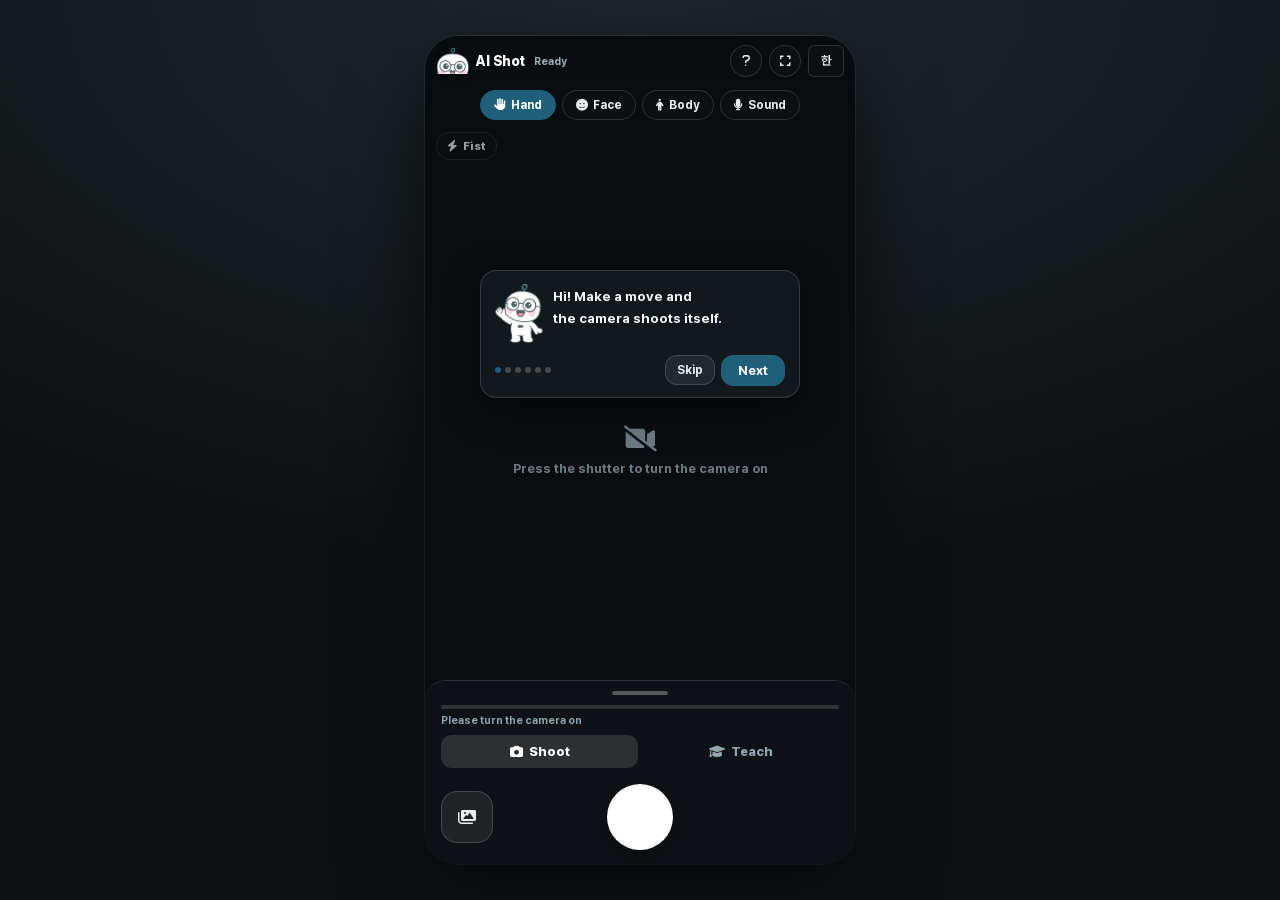
<file: index.html>
<!DOCTYPE html>
<html lang="ko">
<head>
<meta charset="utf-8">
<meta name="viewport" content="width=device-width,initial-scale=1,viewport-fit=cover,maximum-scale=1,user-scalable=no">
<title>AI 샷</title>
<meta name="description" content="손짓·표정·포즈·소리로 셔터를 누르는 카메라. 브라우저 안에서만 돌아갑니다.">
<link rel="icon" type="image/png" href="assets/img/favicon.png">
<link rel="manifest" href="manifest.webmanifest">
<meta name="theme-color" content="#0A0D0F">
<meta name="mobile-web-app-capable" content="yes">
<meta name="apple-mobile-web-app-capable" content="yes">
<meta name="apple-mobile-web-app-status-bar-style" content="black-translucent">
<link rel="stylesheet" href="assets/fonts/pretendard.css?v=2">
<link rel="stylesheet" href="css/all.min.css?v=2">
<link rel="stylesheet" href="css/app.css?v=2">
</head>
<body class="app">
<div id="shell">

  <div id="stage">
    <div id="frame">
      <video id="camVid" playsinline muted></video>
      <canvas id="bgCv" style="display:none"></canvas>
      <canvas id="ovCv"></canvas>
    </div>
    <canvas id="micCv" style="display:none"></canvas>
    <div id="camOff"><i class="fa-solid fa-video-slash fa-2x"></i><span>셔터를 눌러 카메라를 켜요</span></div>
    <div id="cdown"></div>
    <div id="flash"></div>
  </div>

  <header data-tab="index.html"></header>

  <div class="srcpick">
    <button class="db on" data-src="hand"><i class="fa-solid fa-hand"></i>손</button>
    <button class="db" data-src="face"><i class="fa-solid fa-face-smile"></i>얼굴</button>
    <button class="db" data-src="pose"><i class="fa-solid fa-person"></i>포즈</button>
    <button class="db" data-src="sound"><i class="fa-solid fa-microphone"></i>소리</button>
  </div>

  <div id="hud">
    <div id="armBadge"><i class="fa-solid fa-bolt"></i><span id="armTxt">준비</span></div>
    <div id="liveNow"></div>
  </div>

  <div id="sheet">
    <div id="grip"></div>

    <div class="gauge" id="gaugeWrap">
      <div class="gtrack"><div class="gfill" id="gaugeFill"></div></div>
      <div class="glb"><span id="gaugeLabel">동작을 기다리는 중</span><span class="num" id="gaugePct"></span></div>
    </div>

    <div class="modetabs">
      <button class="mt on" data-pane="0"><i class="fa-solid fa-camera"></i>촬영</button>
      <button class="mt" data-pane="1"><i class="fa-solid fa-graduation-cap"></i>학습</button>
    </div>

    <div id="paneView">
      <div id="paneTrack">

        <section class="pane" id="paneShoot">
          <div class="pb-label">이 동작이면 찰칵</div>
          <select class="inp" id="trigSel"></select>
          <div class="hint" id="noModelHint" style="display:none">
            <a href="#" id="goTrain">학습</a>에서 나만의 동작을 만들어요.
          </div>

          <div class="fld">
            <div class="lb"><span>유지</span><span class="num" id="holdVal">0.8초</span></div>
            <input type="range" id="holdSlider" min="2" max="30" value="8" step="1">
          </div>
          <div class="fld">
            <div class="lb"><span>세기</span></div>
            <div class="seg" id="cdSeg">
              <button data-cd="0" class="on">바로</button>
              <button data-cd="1">1초</button>
              <button data-cd="3">3초</button>
            </div>
          </div>
          <div class="fld">
            <div class="lb"><span>장수</span></div>
            <div class="seg" id="burstSeg">
              <button data-burst="1" class="on">1</button>
              <button data-burst="3">3</button>
              <button data-burst="5">5</button>
            </div>
          </div>
          <div class="fld">
            <div class="lb"><span>배경</span></div>
            <select class="inp" id="bgSel">
              <option value="off">그대로</option>
              <option value="erase">지우기</option>
              <option value="blur">흐리기</option>
              <option value="green">초록</option>
              <option value="blue">파랑</option>
            </select>
          </div>

          <label class="chk"><input type="checkbox" id="mirrorChk" checked><span>거울로 저장</span></label>
          <label class="chk"><input type="checkbox" id="skelChk"><span>뼈대 선 같이 찍기</span></label>
          <label class="chk"><input type="checkbox" id="beepChk" checked><span>찰칵 소리</span></label>

          <div class="sec2">
            <div class="st">방금 찍은 사진</div>
            <div id="strip"></div>
            <div class="hint" id="stripHint">동작을 하면 저절로 찍혀요.</div>
          </div>
        </section>

        <section class="pane" id="paneTrain">
          <div id="variantRow" style="display:none"></div>

          <div class="row">
            <input class="inp" id="clsName" type="text" placeholder="동작 이름" maxlength="20">
            <button class="db" id="clsAdd" title="동작 더하기"><i class="fa-solid fa-plus"></i></button>
          </div>
          <div id="clsList"></div>
          <div class="hint" id="clsHint">셔터로 쓸 동작과 평소 모습, 둘을 만들어요.</div>

          <div class="selinfo" id="selInfo">동작을 골라 주세요</div>

          <div class="sec2">
            <button class="db go wide" id="trainBtn" disabled style="margin-top:0"><i class="fa-solid fa-graduation-cap"></i> 배우기</button>
            <div class="prg">
              <div class="lb"><span id="prgLabel">준비 중</span><span id="prgPct"></span></div>
              <div class="track"><div class="fill" id="prgFill"></div></div>
            </div>
            <div id="chartBox" style="display:none"><canvas id="chart"></canvas></div>
            <div id="resultSec" style="display:none">
              <span class="accbig" id="accBig">0%</span><small id="accWord"></small>
              <div class="hint" id="accNote"></div>
            </div>
          </div>

          <div class="sec2">
            <div class="st">저장</div>
            <div class="row">
              <input class="inp" id="mdlName" type="text" placeholder="이름" maxlength="30">
              <button class="db go" id="mdlSave" disabled title="저장"><i class="fa-solid fa-floppy-disk"></i></button>
            </div>
          </div>
        </section>

      </div>
    </div>

    <div id="shutterbar">
      <a class="rbtn" id="galBtn" href="gallery.html" title="갤러리"><i class="fa-solid fa-images"></i></a>
      <button class="shutter" id="shotBtn" title="찍기"></button>
      <button class="rbtn" id="camFlip" title="카메라 바꾸기"><i class="fa-solid fa-camera-rotate"></i></button>
    </div>
  </div>

  <div id="toast"></div>
</div>

<script src="lib/nav.js?v=2"></script>
<script src="lib/i18n.js?v=2"></script>
<script src="lib/tour.js?v=2"></script>
<script src="vendor/tfjs/tf.min.js"></script>
<script type="module" src="lib/app.js?v=2"></script>
</body>
</html>
</file>
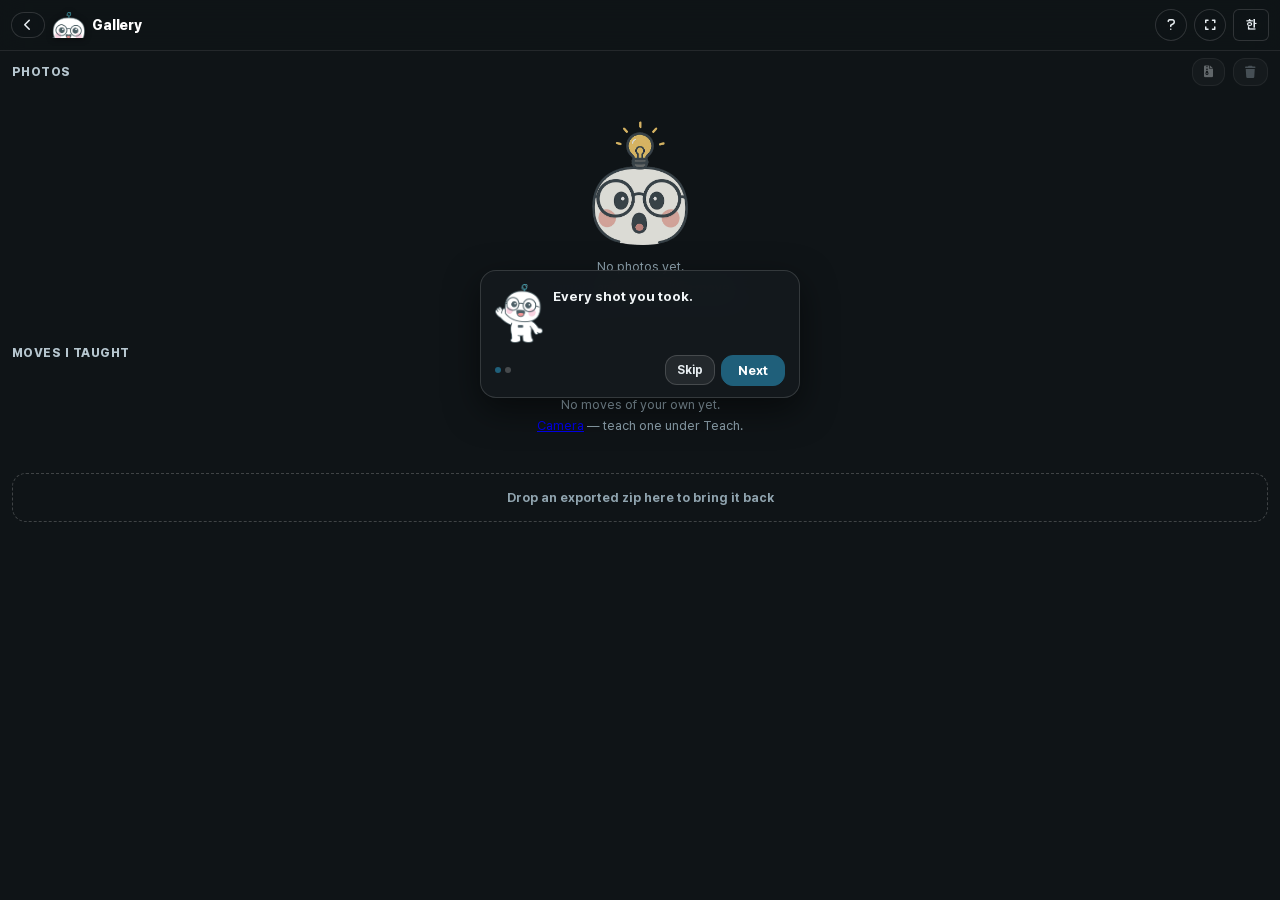
<file: gallery.html>
<!DOCTYPE html>
<html lang="ko">
<head>
<meta charset="utf-8">
<meta name="viewport" content="width=device-width,initial-scale=1,viewport-fit=cover">
<title>AI 샷 — 갤러리</title>
<link rel="icon" type="image/png" href="assets/img/favicon.png">
<link rel="manifest" href="manifest.webmanifest">
<meta name="theme-color" content="#0F1417">
<meta name="mobile-web-app-capable" content="yes">
<meta name="apple-mobile-web-app-capable" content="yes">
<meta name="apple-mobile-web-app-status-bar-style" content="black-translucent">
<link rel="stylesheet" href="assets/fonts/pretendard.css?v=2">
<link rel="stylesheet" href="css/all.min.css?v=2">
<link rel="stylesheet" href="css/app.css?v=2">
</head>
<body class="gal">

<header data-tab="gallery.html"></header>

<div id="galMain">

  <section class="galsec">
    <div class="gh">
      <span>사진</span>
      <span class="st-badge" id="phCount"></span>
      <span style="flex:1"></span>
      <button class="db" id="phZip" disabled title="전부 zip 으로"><i class="fa-solid fa-file-zipper"></i></button>
      <button class="db danger" id="phClear" disabled title="전부 지우기"><i class="fa-solid fa-trash"></i></button>
    </div>
    <div id="phEmpty" style="display:none">
      <img src="assets/img/pibo-idea.png" alt="">
      아직 찍은 사진이 없어요.<br>
      <a href="index.html">카메라</a>에서 동작으로 찍어 보세요.
    </div>
    <div id="phGrid"></div>
  </section>

  <section class="galsec">
    <div class="gh"><span>내가 가르친 동작</span></div>
    <div id="mdEmpty" style="display:none">
      아직 만든 동작이 없어요.<br>
      <a href="index.html">카메라</a>의 학습에서 가르쳐 보세요.
    </div>
    <div id="mdList"></div>
    <div class="dropzone" id="dropZone">
      내보낸 zip 을 여기에 놓으면 다시 들어와요
    </div>
    <input type="file" id="impFile" accept=".zip" style="display:none">
  </section>

</div>

<div id="viewer">
  <img id="vImg" alt="">
  <div class="vbar">
    <span class="vmeta" id="vMeta"></span>
    <button class="db" id="vDown"><i class="fa-solid fa-download"></i> 내려받기</button>
    <button class="db danger" id="vDel"><i class="fa-solid fa-trash"></i> 지우기</button>
    <span style="flex:1"></span>
    <button class="db" id="vClose"><i class="fa-solid fa-xmark"></i> 닫기</button>
  </div>
</div>

<div id="toast"></div>

<script src="lib/nav.js?v=2"></script>
<script src="lib/i18n.js?v=2"></script>
<script src="lib/tour.js?v=2"></script>
<script src="vendor/tfjs/tf.min.js"></script>
<script src="lib/jszip.min.js"></script>
<script type="module" src="lib/gallery.js?v=2"></script>
</body>
</html>
</file>
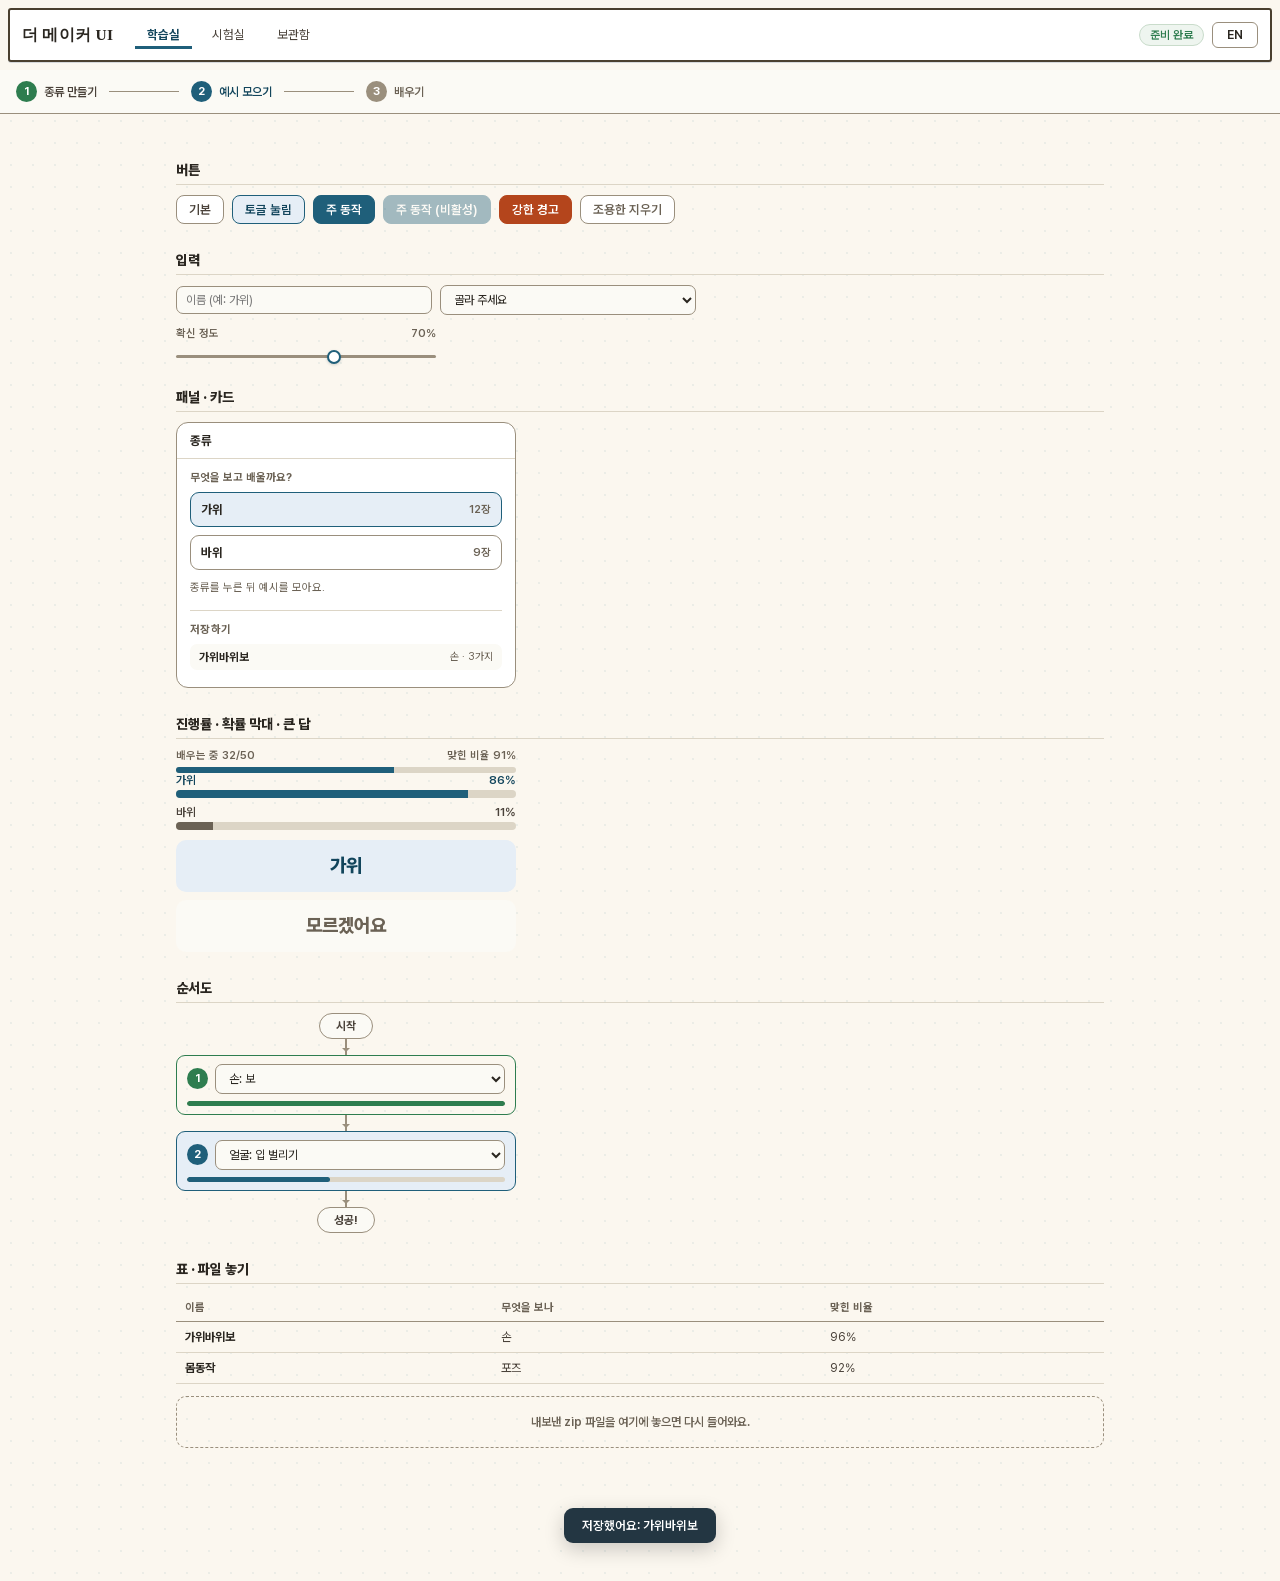
<file: design/preview.html>
<!DOCTYPE html>
<html lang="ko">
<head>
<meta charset="utf-8">
<meta name="viewport" content="width=device-width,initial-scale=1">
<title>더 메이커 UI — 컴포넌트 미리보기</title>
<link rel="stylesheet" href="../assets/fonts/pretendard.css">
<link rel="stylesheet" href="maker-ui.css">
<style>
  /* 미리보기 전용 — 실제 서비스에는 넣지 않는다 */
  body{overflow:auto;height:auto;min-height:100vh}
  .demo{max-width:960px;margin:0 auto;padding:20px 16px 60px;width:100%}
  .demo h2{font-size:14px;font-weight:800;color:var(--ink);margin:28px 0 10px;
    border-bottom:1px solid var(--line-soft);padding-bottom:6px}
  .demo-row{display:flex;gap:8px;flex-wrap:wrap;align-items:center}
  .demo .pan{margin-top:8px}
</style>
</head>
<body>

<header>
  <h1>더 메이커 UI</h1>
  <span class="navlink on">학습실</span>
  <a class="navlink" href="#">시험실</a>
  <a class="navlink" href="#">보관함</a>
  <span style="flex:1"></span>
  <span class="badge ok">준비 완료</span>
  <button class="lang-toggle" type="button">EN</button>
</header>

<div class="steps" id="steps" style="margin-top:8px">
  <div class="stp done"><span class="cir">1</span>종류 만들기</div>
  <div class="stpline"></div>
  <div class="stp on"><span class="cir">2</span>예시 모으기</div>
  <div class="stpline"></div>
  <div class="stp"><span class="cir">3</span>배우기</div>
</div>

<div class="demo">

  <h2>버튼</h2>
  <div class="demo-row">
    <button class="db">기본</button>
    <button class="db on">토글 눌림</button>
    <button class="db go">주 동작</button>
    <button class="db go" disabled>주 동작 (비활성)</button>
    <button class="db warn">강한 경고</button>
    <button class="db danger">조용한 지우기</button>
  </div>

  <h2>입력</h2>
  <div class="demo-row" style="max-width:520px">
    <input class="inp" placeholder="이름 (예: 가위)">
    <select class="inp"><option>골라 주세요</option><option>가위</option></select>
  </div>
  <div style="max-width:260px;margin-top:12px">
    <div class="prg"><div class="lb"><span>확신 정도</span><span class="num">70%</span></div></div>
    <input type="range" min="30" max="95" value="70">
  </div>

  <h2>패널 · 카드</h2>
  <div class="pan" style="max-width:340px">
    <div class="ph">종류</div>
    <div class="pb">
      <div class="pb-label">무엇을 보고 배울까요?</div>
      <div class="cls on"><div class="top"><span class="nm">가위</span><span class="ct">12장</span></div></div>
      <div class="cls"><div class="top"><span class="nm">바위</span><span class="ct">9장</span></div></div>
      <div class="hint">종류를 누른 뒤 예시를 모아요.</div>
      <div class="sec2">
        <div class="st">저장하기</div>
        <div class="saved"><span class="nm">가위바위보</span><span class="mt">손 · 3가지</span></div>
      </div>
    </div>
  </div>

  <h2>진행률 · 확률 막대 · 큰 답</h2>
  <div style="max-width:340px">
    <div class="prg">
      <div class="lb"><span>배우는 중 32/50</span><span>맞힌 비율 91%</span></div>
      <div class="track"><div class="fill" style="width:64%"></div></div>
    </div>
    <div class="bar top">
      <div class="bl"><span>가위</span><span>86%</span></div>
      <div class="bt"><div class="bf" style="width:86%"></div></div>
    </div>
    <div class="bar">
      <div class="bl"><span>바위</span><span>11%</span></div>
      <div class="bt"><div class="bf" style="width:11%"></div></div>
    </div>
    <div class="answer sure" style="margin-top:10px">가위</div>
    <div class="answer idk" style="margin-top:8px">모르겠어요</div>
  </div>

  <h2>순서도</h2>
  <div style="max-width:340px">
    <div class="seq-node">시작</div>
    <div class="seq-arrow"></div>
    <div class="seq-step done">
      <div class="top"><span class="sq-idx">1</span><select class="inp"><option>손: 보</option></select></div>
      <div class="sq-track"><div class="sq-fill" style="width:100%"></div></div>
    </div>
    <div class="seq-arrow"></div>
    <div class="seq-step cur">
      <div class="top"><span class="sq-idx">2</span><select class="inp"><option>얼굴: 입 벌리기</option></select></div>
      <div class="sq-track"><div class="sq-fill" style="width:45%"></div></div>
    </div>
    <div class="seq-arrow"></div>
    <div class="seq-node goal">성공!</div>
  </div>

  <h2>표 · 파일 놓기</h2>
  <table class="mk-table">
    <tr><th>이름</th><th>무엇을 보나</th><th>맞힌 비율</th></tr>
    <tr><td class="nm">가위바위보</td><td>손</td><td class="num">96%</td></tr>
    <tr><td class="nm">몸동작</td><td>포즈</td><td class="num">92%</td></tr>
  </table>
  <div class="dropzone">내보낸 zip 파일을 여기에 놓으면 다시 들어와요.</div>

</div>

<div class="toast on" style="position:static;transform:none;margin:0 auto 30px;width:fit-content">저장했어요: 가위바위보</div>

</body>
</html>
</file>
<file: assets/fonts/pretendard.css>
/*
Copyright (c) 2021 Kil Hyung-jin, with Reserved Font Name Pretendard.
https://github.com/orioncactus/pretendard

This Font Software is licensed under the SIL Open Font License, Version 1.1.
This license is copied below, and is also available with a FAQ at:
http://scripts.sil.org/OFL
*/
/* [0] */
@font-face {
	font-family: 'Pretendard Variable';
	font-style: normal;
	font-display: swap;
	font-weight: 45 920;
	src: url(./woff2-dynamic-subset/PretendardVariable.subset.0.woff2) format('woff2-variations');
	unicode-range: U+f9ca-fa0b, U+ff03-ff05, U+ff07, U+ff0a-ff0b, U+ff0d-ff19, U+ff1b, U+ff1d, U+ff20-ff5b, U+ff5d, U+ffe0-ffe3, U+ffe5-ffe6;
}

/* [1] */
@font-face {
	font-family: 'Pretendard Variable';
	font-style: normal;
	font-display: swap;
	font-weight: 45 920;
	src: url(./woff2-dynamic-subset/PretendardVariable.subset.1.woff2) format('woff2-variations');
	unicode-range: U+d723-d728, U+d72a-d733, U+d735-d748, U+d74a-d74f, U+d752-d753, U+d755-d757, U+d75a-d75f, U+d762-d764, U+d766-d768, U+d76a-d76b, U+d76d-d76f, U+d771-d787, U+d789-d78b, U+d78d-d78f, U+d791-d797, U+d79a, U+d79c, U+d79e-d7a3, U+f900-f909, U+f90b-f92e;
}

/* [2] */
@font-face {
	font-family: 'Pretendard Variable';
	font-style: normal;
	font-display: swap;
	font-weight: 45 920;
	src: url(./woff2-dynamic-subset/PretendardVariable.subset.2.woff2) format('woff2-variations');
	unicode-range: U+d679-d68b, U+d68e-d69e, U+d6a0, U+d6a2-d6a7, U+d6a9-d6c3, U+d6c6-d6c7, U+d6c9-d6cb, U+d6cd-d6d3, U+d6d5-d6d6, U+d6d8-d6e3, U+d6e5-d6e7, U+d6e9-d6fb, U+d6fd-d717, U+d719-d71f, U+d721-d722;
}

/* [3] */
@font-face {
	font-family: 'Pretendard Variable';
	font-style: normal;
	font-display: swap;
	font-weight: 45 920;
	src: url(./woff2-dynamic-subset/PretendardVariable.subset.3.woff2) format('woff2-variations');
	unicode-range: U+d5bc-d5c7, U+d5ca-d5cb, U+d5cd-d5cf, U+d5d1-d5d7, U+d5d9-d5da, U+d5dc, U+d5de-d5e3, U+d5e6-d5e7, U+d5e9-d5eb, U+d5ed-d5f6, U+d5f8, U+d5fa-d5ff, U+d602-d603, U+d605-d607, U+d609-d60f, U+d612-d613, U+d616-d61b, U+d61d-d637, U+d63a-d63b, U+d63d-d63f, U+d641-d647, U+d64a-d64c, U+d64e-d653, U+d656-d657, U+d659-d65b, U+d65d-d666, U+d668, U+d66a-d678;
}

/* [4] */
@font-face {
	font-family: 'Pretendard Variable';
	font-style: normal;
	font-display: swap;
	font-weight: 45 920;
	src: url(./woff2-dynamic-subset/PretendardVariable.subset.4.woff2) format('woff2-variations');
	unicode-range: U+d507, U+d509-d50b, U+d50d-d513, U+d515-d53b, U+d53e-d53f, U+d541-d543, U+d545-d54c, U+d54e, U+d550, U+d552-d557, U+d55a-d55b, U+d55d-d55f, U+d561-d564, U+d566-d567, U+d56a, U+d56c, U+d56e-d573, U+d576-d577, U+d579-d583, U+d585-d586, U+d58a-d5a4, U+d5a6-d5bb;
}

/* [5] */
@font-face {
	font-family: 'Pretendard Variable';
	font-style: normal;
	font-display: swap;
	font-weight: 45 920;
	src: url(./woff2-dynamic-subset/PretendardVariable.subset.5.woff2) format('woff2-variations');
	unicode-range: U+d464-d477, U+d47a-d47b, U+d47d-d47f, U+d481-d487, U+d489-d48a, U+d48c, U+d48e-d4e7, U+d4e9-d503, U+d505-d506;
}

/* [6] */
@font-face {
	font-family: 'Pretendard Variable';
	font-style: normal;
	font-display: swap;
	font-weight: 45 920;
	src: url(./woff2-dynamic-subset/PretendardVariable.subset.6.woff2) format('woff2-variations');
	unicode-range: U+d3bf-d3c7, U+d3ca-d3cf, U+d3d1-d3eb, U+d3ee-d3ef, U+d3f1-d3f3, U+d3f5-d3fb, U+d3fd-d400, U+d402-d45b, U+d45d-d463;
}

/* [7] */
@font-face {
	font-family: 'Pretendard Variable';
	font-style: normal;
	font-display: swap;
	font-weight: 45 920;
	src: url(./woff2-dynamic-subset/PretendardVariable.subset.7.woff2) format('woff2-variations');
	unicode-range: U+d2ff, U+d302-d304, U+d306-d30b, U+d30f, U+d311-d313, U+d315-d31b, U+d31e, U+d322-d324, U+d326-d327, U+d32a-d32b, U+d32d-d32f, U+d331-d337, U+d339-d33c, U+d33e-d37b, U+d37e-d37f, U+d381-d383, U+d385-d38b, U+d38e-d390, U+d392-d397, U+d39a-d39b, U+d39d-d39f, U+d3a1-d3a7, U+d3a9-d3aa, U+d3ac, U+d3ae-d3b3, U+d3b5-d3b7, U+d3b9-d3bb, U+d3bd-d3be;
}

/* [8] */
@font-face {
	font-family: 'Pretendard Variable';
	font-style: normal;
	font-display: swap;
	font-weight: 45 920;
	src: url(./woff2-dynamic-subset/PretendardVariable.subset.8.woff2) format('woff2-variations');
	unicode-range: U+d257-d27f, U+d281-d29b, U+d29d-d29f, U+d2a1-d2ab, U+d2ad-d2b7, U+d2ba-d2bb, U+d2bd-d2bf, U+d2c1-d2c7, U+d2c9-d2ef, U+d2f2-d2f3, U+d2f5-d2f7, U+d2f9-d2fe;
}

/* [9] */
@font-face {
	font-family: 'Pretendard Variable';
	font-style: normal;
	font-display: swap;
	font-weight: 45 920;
	src: url(./woff2-dynamic-subset/PretendardVariable.subset.9.woff2) format('woff2-variations');
	unicode-range: U+d1b4, U+d1b6-d1f3, U+d1f5-d22b, U+d22e-d22f, U+d231-d233, U+d235-d23b, U+d23d-d240, U+d242-d256;
}

/* [10] */
@font-face {
	font-family: 'Pretendard Variable';
	font-style: normal;
	font-display: swap;
	font-weight: 45 920;
	src: url(./woff2-dynamic-subset/PretendardVariable.subset.10.woff2) format('woff2-variations');
	unicode-range: U+d105-d12f, U+d132-d133, U+d135-d137, U+d139-d13f, U+d141-d142, U+d144, U+d146-d14b, U+d14e-d14f, U+d151-d153, U+d155-d15b, U+d15e-d187, U+d189-d19f, U+d1a2-d1a3, U+d1a5-d1a7, U+d1a9-d1af, U+d1b2-d1b3;
}

/* [11] */
@font-face {
	font-family: 'Pretendard Variable';
	font-style: normal;
	font-display: swap;
	font-weight: 45 920;
	src: url(./woff2-dynamic-subset/PretendardVariable.subset.11.woff2) format('woff2-variations');
	unicode-range: U+d04b-d04f, U+d051-d057, U+d059-d06b, U+d06d-d06f, U+d071-d073, U+d075-d07b, U+d07e-d0a3, U+d0a6-d0a7, U+d0a9-d0ab, U+d0ad-d0b3, U+d0b6, U+d0b8, U+d0ba-d0bf, U+d0c2-d0c3, U+d0c5-d0c7, U+d0c9-d0cf, U+d0d2, U+d0d6-d0db, U+d0de-d0df, U+d0e1-d0e3, U+d0e5-d0eb, U+d0ee-d0f0, U+d0f2-d104;
}

/* [12] */
@font-face {
	font-family: 'Pretendard Variable';
	font-style: normal;
	font-display: swap;
	font-weight: 45 920;
	src: url(./woff2-dynamic-subset/PretendardVariable.subset.12.woff2) format('woff2-variations');
	unicode-range: U+cfa2-cfc3, U+cfc5-cfdf, U+cfe2-cfe3, U+cfe5-cfe7, U+cfe9-cff4, U+cff6-cffb, U+cffd-cfff, U+d001-d003, U+d005-d017, U+d019-d033, U+d036-d037, U+d039-d03b, U+d03d-d04a;
}

/* [13] */
@font-face {
	font-family: 'Pretendard Variable';
	font-style: normal;
	font-display: swap;
	font-weight: 45 920;
	src: url(./woff2-dynamic-subset/PretendardVariable.subset.13.woff2) format('woff2-variations');
	unicode-range: U+cef0-cef3, U+cef6, U+cef9-ceff, U+cf01-cf03, U+cf05-cf07, U+cf09-cf0f, U+cf11-cf12, U+cf14-cf1b, U+cf1d-cf1f, U+cf21-cf2f, U+cf31-cf53, U+cf56-cf57, U+cf59-cf5b, U+cf5d-cf63, U+cf66, U+cf68, U+cf6a-cf6f, U+cf71-cf84, U+cf86-cf8b, U+cf8d-cfa1;
}

/* [14] */
@font-face {
	font-family: 'Pretendard Variable';
	font-style: normal;
	font-display: swap;
	font-weight: 45 920;
	src: url(./woff2-dynamic-subset/PretendardVariable.subset.14.woff2) format('woff2-variations');
	unicode-range: U+ce3c-ce57, U+ce5a-ce5b, U+ce5d-ce5f, U+ce61-ce67, U+ce6a, U+ce6c, U+ce6e-ce73, U+ce76-ce77, U+ce79-ce7b, U+ce7d-ce83, U+ce85-ce88, U+ce8a-ce8f, U+ce91-ce93, U+ce95-ce97, U+ce99-ce9f, U+cea2, U+cea4-ceab, U+cead-cee3, U+cee6-cee7, U+cee9-ceeb, U+ceed-ceef;
}

/* [15] */
@font-face {
	font-family: 'Pretendard Variable';
	font-style: normal;
	font-display: swap;
	font-weight: 45 920;
	src: url(./woff2-dynamic-subset/PretendardVariable.subset.15.woff2) format('woff2-variations');
	unicode-range: U+cd92-cd93, U+cd96-cd97, U+cd99-cd9b, U+cd9d-cda3, U+cda6-cda8, U+cdaa-cdaf, U+cdb1-cdc3, U+cdc5-cdcb, U+cdcd-cde7, U+cde9-ce03, U+ce05-ce1f, U+ce22-ce34, U+ce36-ce3b;
}

/* [16] */
@font-face {
	font-family: 'Pretendard Variable';
	font-style: normal;
	font-display: swap;
	font-weight: 45 920;
	src: url(./woff2-dynamic-subset/PretendardVariable.subset.16.woff2) format('woff2-variations');
	unicode-range: U+ccef-cd07, U+cd0a-cd0b, U+cd0d-cd1a, U+cd1c, U+cd1e-cd2b, U+cd2d-cd5b, U+cd5d-cd77, U+cd79-cd91;
}

/* [17] */
@font-face {
	font-family: 'Pretendard Variable';
	font-style: normal;
	font-display: swap;
	font-weight: 45 920;
	src: url(./woff2-dynamic-subset/PretendardVariable.subset.17.woff2) format('woff2-variations');
	unicode-range: U+cc3f-cc43, U+cc46-cc47, U+cc49-cc4b, U+cc4d-cc53, U+cc55-cc58, U+cc5a-cc5f, U+cc61-cc97, U+cc9a-cc9b, U+cc9d-cc9f, U+cca1-cca7, U+ccaa, U+ccac, U+ccae-ccb3, U+ccb6-ccb7, U+ccb9-ccbb, U+ccbd-cccf, U+ccd1-cce3, U+cce5-ccee;
}

/* [18] */
@font-face {
	font-family: 'Pretendard Variable';
	font-style: normal;
	font-display: swap;
	font-weight: 45 920;
	src: url(./woff2-dynamic-subset/PretendardVariable.subset.18.woff2) format('woff2-variations');
	unicode-range: U+cb91-cbd3, U+cbd5-cbe3, U+cbe5-cc0b, U+cc0e-cc0f, U+cc11-cc13, U+cc15-cc1b, U+cc1d-cc20, U+cc23-cc27, U+cc2a-cc2b, U+cc2d, U+cc2f, U+cc31-cc37, U+cc3a, U+cc3c;
}

/* [19] */
@font-face {
	font-family: 'Pretendard Variable';
	font-style: normal;
	font-display: swap;
	font-weight: 45 920;
	src: url(./woff2-dynamic-subset/PretendardVariable.subset.19.woff2) format('woff2-variations');
	unicode-range: U+caf4-cb47, U+cb4a-cb90;
}

/* [20] */
@font-face {
	font-family: 'Pretendard Variable';
	font-style: normal;
	font-display: swap;
	font-weight: 45 920;
	src: url(./woff2-dynamic-subset/PretendardVariable.subset.20.woff2) format('woff2-variations');
	unicode-range: U+ca4a-ca4b, U+ca4e-ca4f, U+ca51-ca53, U+ca55-ca5b, U+ca5d-ca60, U+ca62-ca83, U+ca85-cabb, U+cabe-cabf, U+cac1-cac3, U+cac5-cacb, U+cacd-cad0, U+cad2, U+cad4-cad8, U+cada-caf3;
}

/* [21] */
@font-face {
	font-family: 'Pretendard Variable';
	font-style: normal;
	font-display: swap;
	font-weight: 45 920;
	src: url(./woff2-dynamic-subset/PretendardVariable.subset.21.woff2) format('woff2-variations');
	unicode-range: U+c996-c997, U+c99a-c99c, U+c99e-c9bf, U+c9c2-c9c3, U+c9c5-c9c7, U+c9c9-c9cf, U+c9d2, U+c9d4, U+c9d7-c9d8, U+c9db, U+c9de-c9df, U+c9e1-c9e3, U+c9e5-c9e6, U+c9e8-c9eb, U+c9ee-c9f0, U+c9f2-c9f7, U+c9f9-ca0b, U+ca0d-ca28, U+ca2a-ca49;
}

/* [22] */
@font-face {
	font-family: 'Pretendard Variable';
	font-style: normal;
	font-display: swap;
	font-weight: 45 920;
	src: url(./woff2-dynamic-subset/PretendardVariable.subset.22.woff2) format('woff2-variations');
	unicode-range: U+c8e9-c8f4, U+c8f6-c8fb, U+c8fe-c8ff, U+c901-c903, U+c905-c90b, U+c90e-c910, U+c912-c917, U+c919-c92b, U+c92d-c94f, U+c951-c953, U+c955-c96b, U+c96d-c973, U+c975-c987, U+c98a-c98b, U+c98d-c98f, U+c991-c995;
}

/* [23] */
@font-face {
	font-family: 'Pretendard Variable';
	font-style: normal;
	font-display: swap;
	font-weight: 45 920;
	src: url(./woff2-dynamic-subset/PretendardVariable.subset.23.woff2) format('woff2-variations');
	unicode-range: U+c841-c84b, U+c84d-c86f, U+c872-c873, U+c875-c877, U+c879-c87f, U+c882-c884, U+c887-c88a, U+c88d-c8c3, U+c8c5-c8df, U+c8e1-c8e8;
}

/* [24] */
@font-face {
	font-family: 'Pretendard Variable';
	font-style: normal;
	font-display: swap;
	font-weight: 45 920;
	src: url(./woff2-dynamic-subset/PretendardVariable.subset.24.woff2) format('woff2-variations');
	unicode-range: U+c779-c77b, U+c77e-c782, U+c786, U+c78b, U+c78d, U+c78f, U+c792-c793, U+c795, U+c797, U+c799-c79f, U+c7a2, U+c7a7-c7ab, U+c7ae-c7bb, U+c7bd-c7c0, U+c7c2-c7c7, U+c7c9-c7dc, U+c7de-c7ff, U+c802-c803, U+c805-c807, U+c809, U+c80b-c80f, U+c812, U+c814, U+c817-c81b, U+c81e-c81f, U+c821-c823, U+c825-c82e, U+c830-c837, U+c839-c83b, U+c83d-c840;
}

/* [25] */
@font-face {
	font-family: 'Pretendard Variable';
	font-style: normal;
	font-display: swap;
	font-weight: 45 920;
	src: url(./woff2-dynamic-subset/PretendardVariable.subset.25.woff2) format('woff2-variations');
	unicode-range: U+c6bb-c6bf, U+c6c2, U+c6c4, U+c6c6-c6cb, U+c6ce-c6cf, U+c6d1-c6d3, U+c6d5-c6db, U+c6dd-c6df, U+c6e1-c6e7, U+c6e9-c6eb, U+c6ed-c6ef, U+c6f1-c6f8, U+c6fa-c703, U+c705-c707, U+c709-c70b, U+c70d-c716, U+c718, U+c71a-c71f, U+c722-c723, U+c725-c727, U+c729-c734, U+c736-c73b, U+c73e-c73f, U+c741-c743, U+c745-c74b, U+c74e-c750, U+c752-c757, U+c759-c773, U+c776-c777;
}

/* [26] */
@font-face {
	font-family: 'Pretendard Variable';
	font-style: normal;
	font-display: swap;
	font-weight: 45 920;
	src: url(./woff2-dynamic-subset/PretendardVariable.subset.26.woff2) format('woff2-variations');
	unicode-range: U+c5f5-c5fb, U+c5fe, U+c602-c605, U+c607, U+c609-c60f, U+c611-c61a, U+c61c-c623, U+c626-c627, U+c629-c62b, U+c62d, U+c62f-c632, U+c636, U+c638, U+c63a-c63f, U+c642-c643, U+c645-c647, U+c649-c652, U+c656-c65b, U+c65d-c65f, U+c661-c663, U+c665-c677, U+c679-c67b, U+c67d-c693, U+c696-c697, U+c699-c69b, U+c69d-c6a3, U+c6a6, U+c6a8, U+c6aa-c6af, U+c6b2-c6b3, U+c6b5-c6b7, U+c6b9-c6ba;
}

/* [27] */
@font-face {
	font-family: 'Pretendard Variable';
	font-style: normal;
	font-display: swap;
	font-weight: 45 920;
	src: url(./woff2-dynamic-subset/PretendardVariable.subset.27.woff2) format('woff2-variations');
	unicode-range: U+c517-c527, U+c52a-c52b, U+c52d-c52f, U+c531-c538, U+c53a, U+c53c, U+c53e-c543, U+c546-c547, U+c54b, U+c54d-c552, U+c556, U+c55a-c55b, U+c55d, U+c55f, U+c562-c563, U+c565-c567, U+c569-c56f, U+c572, U+c574, U+c576-c57b, U+c57e-c57f, U+c581-c583, U+c585-c586, U+c588-c58b, U+c58e, U+c590, U+c592-c596, U+c599-c5b3, U+c5b6-c5b7, U+c5ba, U+c5be-c5c3, U+c5ca-c5cb, U+c5cd, U+c5cf, U+c5d2-c5d3, U+c5d5-c5d7, U+c5d9-c5df, U+c5e1-c5e2, U+c5e4, U+c5e6-c5eb, U+c5ef, U+c5f1-c5f3;
}

/* [28] */
@font-face {
	font-family: 'Pretendard Variable';
	font-style: normal;
	font-display: swap;
	font-weight: 45 920;
	src: url(./woff2-dynamic-subset/PretendardVariable.subset.28.woff2) format('woff2-variations');
	unicode-range: U+c475-c4ef, U+c4f2-c4f3, U+c4f5-c4f7, U+c4f9-c4ff, U+c502-c50b, U+c50d-c516;
}

/* [29] */
@font-face {
	font-family: 'Pretendard Variable';
	font-style: normal;
	font-display: swap;
	font-weight: 45 920;
	src: url(./woff2-dynamic-subset/PretendardVariable.subset.29.woff2) format('woff2-variations');
	unicode-range: U+c3d0-c3d7, U+c3da-c3db, U+c3dd-c3de, U+c3e1-c3ec, U+c3ee-c3f3, U+c3f5-c42b, U+c42d-c463, U+c466-c474;
}

/* [30] */
@font-face {
	font-family: 'Pretendard Variable';
	font-style: normal;
	font-display: swap;
	font-weight: 45 920;
	src: url(./woff2-dynamic-subset/PretendardVariable.subset.30.woff2) format('woff2-variations');
	unicode-range: U+c32b-c367, U+c36a-c36b, U+c36d-c36f, U+c371-c377, U+c37a-c37b, U+c37e-c383, U+c385-c387, U+c389-c3cf;
}

/* [31] */
@font-face {
	font-family: 'Pretendard Variable';
	font-style: normal;
	font-display: swap;
	font-weight: 45 920;
	src: url(./woff2-dynamic-subset/PretendardVariable.subset.31.woff2) format('woff2-variations');
	unicode-range: U+c26a-c26b, U+c26d-c26f, U+c271-c273, U+c275-c27b, U+c27e-c287, U+c289-c28f, U+c291-c297, U+c299-c29a, U+c29c-c2a3, U+c2a5-c2a7, U+c2a9-c2ab, U+c2ad-c2b3, U+c2b6, U+c2b8, U+c2ba-c2bb, U+c2bd-c2db, U+c2de-c2df, U+c2e1-c2e2, U+c2e5-c2ea, U+c2ee, U+c2f0, U+c2f2-c2f5, U+c2f7, U+c2fa-c2fb, U+c2fd-c2ff, U+c301-c307, U+c309-c30c, U+c30e-c312, U+c315-c323, U+c325-c328, U+c32a;
}

/* [32] */
@font-face {
	font-family: 'Pretendard Variable';
	font-style: normal;
	font-display: swap;
	font-weight: 45 920;
	src: url(./woff2-dynamic-subset/PretendardVariable.subset.32.woff2) format('woff2-variations');
	unicode-range: U+c1bc-c1c3, U+c1c5-c1df, U+c1e1-c1fb, U+c1fd-c203, U+c205-c20c, U+c20e, U+c210-c217, U+c21a-c21b, U+c21d-c21e, U+c221-c227, U+c229-c22a, U+c22c, U+c22e, U+c230, U+c233-c24f, U+c251-c257, U+c259-c269;
}

/* [33] */
@font-face {
	font-family: 'Pretendard Variable';
	font-style: normal;
	font-display: swap;
	font-weight: 45 920;
	src: url(./woff2-dynamic-subset/PretendardVariable.subset.33.woff2) format('woff2-variations');
	unicode-range: U+c101-c11b, U+c11f, U+c121-c123, U+c125-c12b, U+c12e, U+c132-c137, U+c13a-c13b, U+c13d-c13f, U+c141-c147, U+c14a, U+c14c-c153, U+c155-c157, U+c159-c15b, U+c15d-c166, U+c169-c16f, U+c171-c177, U+c179-c18b, U+c18e-c18f, U+c191-c193, U+c195-c19b, U+c19d-c19e, U+c1a0, U+c1a2-c1a4, U+c1a6-c1bb;
}

/* [34] */
@font-face {
	font-family: 'Pretendard Variable';
	font-style: normal;
	font-display: swap;
	font-weight: 45 920;
	src: url(./woff2-dynamic-subset/PretendardVariable.subset.34.woff2) format('woff2-variations');
	unicode-range: U+c049-c057, U+c059-c05b, U+c05d-c05f, U+c061-c067, U+c069-c08f, U+c091-c0ab, U+c0ae-c0af, U+c0b1-c0b3, U+c0b5, U+c0b7-c0bb, U+c0be, U+c0c2-c0c7, U+c0ca-c0cb, U+c0cd-c0cf, U+c0d1-c0d7, U+c0d9-c0da, U+c0dc, U+c0de-c0e3, U+c0e5-c0eb, U+c0ed-c0f3, U+c0f6, U+c0f8, U+c0fa-c0ff;
}

/* [35] */
@font-face {
	font-family: 'Pretendard Variable';
	font-style: normal;
	font-display: swap;
	font-weight: 45 920;
	src: url(./woff2-dynamic-subset/PretendardVariable.subset.35.woff2) format('woff2-variations');
	unicode-range: U+bfa7-bfaf, U+bfb1-bfc4, U+bfc6-bfcb, U+bfce-bfcf, U+bfd1-bfd3, U+bfd5-bfdb, U+bfdd-c048;
}

/* [36] */
@font-face {
	font-family: 'Pretendard Variable';
	font-style: normal;
	font-display: swap;
	font-weight: 45 920;
	src: url(./woff2-dynamic-subset/PretendardVariable.subset.36.woff2) format('woff2-variations');
	unicode-range: U+bf07, U+bf09-bf3f, U+bf41-bf4f, U+bf52-bf54, U+bf56-bfa6;
}

/* [37] */
@font-face {
	font-family: 'Pretendard Variable';
	font-style: normal;
	font-display: swap;
	font-weight: 45 920;
	src: url(./woff2-dynamic-subset/PretendardVariable.subset.37.woff2) format('woff2-variations');
	unicode-range: U+be56, U+be58, U+be5c-be5f, U+be62-be63, U+be65-be67, U+be69-be74, U+be76-be7b, U+be7e-be7f, U+be81-be8e, U+be90, U+be92-bea7, U+bea9-becf, U+bed2-bed3, U+bed5-bed6, U+bed9-bee3, U+bee6-bf06;
}

/* [38] */
@font-face {
	font-family: 'Pretendard Variable';
	font-style: normal;
	font-display: swap;
	font-weight: 45 920;
	src: url(./woff2-dynamic-subset/PretendardVariable.subset.38.woff2) format('woff2-variations');
	unicode-range: U+bdb0-bdd3, U+bdd5-bdef, U+bdf1-be0b, U+be0d-be0f, U+be11-be13, U+be15-be43, U+be46-be47, U+be49-be4b, U+be4d-be53;
}

/* [39] */
@font-face {
	font-family: 'Pretendard Variable';
	font-style: normal;
	font-display: swap;
	font-weight: 45 920;
	src: url(./woff2-dynamic-subset/PretendardVariable.subset.39.woff2) format('woff2-variations');
	unicode-range: U+bd03, U+bd06, U+bd08, U+bd0a-bd0f, U+bd11-bd22, U+bd25-bd47, U+bd49-bd58, U+bd5a-bd7f, U+bd82-bd83, U+bd85-bd87, U+bd8a-bd8f, U+bd91-bd92, U+bd94, U+bd96-bd98, U+bd9a-bdaf;
}

/* [40] */
@font-face {
	font-family: 'Pretendard Variable';
	font-style: normal;
	font-display: swap;
	font-weight: 45 920;
	src: url(./woff2-dynamic-subset/PretendardVariable.subset.40.woff2) format('woff2-variations');
	unicode-range: U+bc4e-bc83, U+bc86-bc87, U+bc89-bc8b, U+bc8d-bc93, U+bc96, U+bc98, U+bc9b-bc9f, U+bca2-bca3, U+bca5-bca7, U+bca9-bcb2, U+bcb4-bcbb, U+bcbe-bcbf, U+bcc1-bcc3, U+bcc5-bccc, U+bcce-bcd0, U+bcd2-bcd4, U+bcd6-bcf3, U+bcf7, U+bcf9-bcfb, U+bcfd-bd02;
}

/* [41] */
@font-face {
	font-family: 'Pretendard Variable';
	font-style: normal;
	font-display: swap;
	font-weight: 45 920;
	src: url(./woff2-dynamic-subset/PretendardVariable.subset.41.woff2) format('woff2-variations');
	unicode-range: U+bb90-bba3, U+bba5-bbab, U+bbad-bbbf, U+bbc1-bbf7, U+bbfa-bbfb, U+bbfd-bbfe, U+bc01-bc07, U+bc09-bc0a, U+bc0e, U+bc10, U+bc12-bc13, U+bc17, U+bc19-bc1a, U+bc1e, U+bc20-bc23, U+bc26, U+bc28, U+bc2a-bc2c, U+bc2e-bc2f, U+bc32-bc33, U+bc35-bc37, U+bc39-bc3f, U+bc41-bc42, U+bc44, U+bc46-bc48, U+bc4a-bc4d;
}

/* [42] */
@font-face {
	font-family: 'Pretendard Variable';
	font-style: normal;
	font-display: swap;
	font-weight: 45 920;
	src: url(./woff2-dynamic-subset/PretendardVariable.subset.42.woff2) format('woff2-variations');
	unicode-range: U+bae6-bafb, U+bafd-bb17, U+bb19-bb33, U+bb37, U+bb39-bb3a, U+bb3d-bb43, U+bb45-bb46, U+bb48, U+bb4a-bb4f, U+bb51-bb53, U+bb55-bb57, U+bb59-bb62, U+bb64-bb8f;
}

/* [43] */
@font-face {
	font-family: 'Pretendard Variable';
	font-style: normal;
	font-display: swap;
	font-weight: 45 920;
	src: url(./woff2-dynamic-subset/PretendardVariable.subset.43.woff2) format('woff2-variations');
	unicode-range: U+ba30-ba37, U+ba3a-ba3b, U+ba3d-ba3f, U+ba41-ba47, U+ba49-ba4a, U+ba4c, U+ba4e-ba53, U+ba56-ba57, U+ba59-ba5b, U+ba5d-ba63, U+ba65-ba66, U+ba68-ba6f, U+ba71-ba73, U+ba75-ba77, U+ba79-ba84, U+ba86, U+ba88-baa7, U+baaa, U+baad-baaf, U+bab1-bab7, U+baba, U+babc, U+babe-bae5;
}

/* [44] */
@font-face {
	font-family: 'Pretendard Variable';
	font-style: normal;
	font-display: swap;
	font-weight: 45 920;
	src: url(./woff2-dynamic-subset/PretendardVariable.subset.44.woff2) format('woff2-variations');
	unicode-range: U+b96e-b973, U+b976-b977, U+b979-b97b, U+b97d-b983, U+b986, U+b988, U+b98a-b98d, U+b98f-b9ab, U+b9ae-b9af, U+b9b1-b9b3, U+b9b5-b9bb, U+b9be, U+b9c0, U+b9c2-b9c7, U+b9ca-b9cb, U+b9cd, U+b9d2-b9d7, U+b9da, U+b9dc, U+b9df-b9e0, U+b9e2, U+b9e6-b9e7, U+b9e9-b9f3, U+b9f6, U+b9f8, U+b9fb-ba2f;
}

/* [45] */
@font-face {
	font-family: 'Pretendard Variable';
	font-style: normal;
	font-display: swap;
	font-weight: 45 920;
	src: url(./woff2-dynamic-subset/PretendardVariable.subset.45.woff2) format('woff2-variations');
	unicode-range: U+b8bf-b8cb, U+b8cd-b8e0, U+b8e2-b8e7, U+b8ea-b8eb, U+b8ed-b8ef, U+b8f1-b8f7, U+b8fa, U+b8fc, U+b8fe-b903, U+b905-b917, U+b919-b91f, U+b921-b93b, U+b93d-b957, U+b95a-b95b, U+b95d-b95f, U+b961-b967, U+b969-b96c;
}

/* [46] */
@font-face {
	font-family: 'Pretendard Variable';
	font-style: normal;
	font-display: swap;
	font-weight: 45 920;
	src: url(./woff2-dynamic-subset/PretendardVariable.subset.46.woff2) format('woff2-variations');
	unicode-range: U+b80d-b80f, U+b811-b817, U+b81a, U+b81c-b823, U+b826-b827, U+b829-b82b, U+b82d-b833, U+b836, U+b83a-b83f, U+b841-b85b, U+b85e-b85f, U+b861-b863, U+b865-b86b, U+b86e, U+b870, U+b872-b8af, U+b8b1-b8be;
}

/* [47] */
@font-face {
	font-family: 'Pretendard Variable';
	font-style: normal;
	font-display: swap;
	font-weight: 45 920;
	src: url(./woff2-dynamic-subset/PretendardVariable.subset.47.woff2) format('woff2-variations');
	unicode-range: U+b74d-b75f, U+b761-b763, U+b765-b774, U+b776-b77b, U+b77e-b77f, U+b781-b783, U+b785-b78b, U+b78e, U+b792-b796, U+b79a-b79b, U+b79d-b7a7, U+b7aa, U+b7ae-b7b3, U+b7b6-b7c8, U+b7ca-b7eb, U+b7ee-b7ef, U+b7f1-b7f3, U+b7f5-b7fb, U+b7fe, U+b802-b806, U+b80a-b80b;
}

/* [48] */
@font-face {
	font-family: 'Pretendard Variable';
	font-style: normal;
	font-display: swap;
	font-weight: 45 920;
	src: url(./woff2-dynamic-subset/PretendardVariable.subset.48.woff2) format('woff2-variations');
	unicode-range: U+b6a7-b6aa, U+b6ac-b6b0, U+b6b2-b6ef, U+b6f1-b727, U+b72a-b72b, U+b72d-b72e, U+b731-b737, U+b739-b73a, U+b73c-b743, U+b745-b74c;
}

/* [49] */
@font-face {
	font-family: 'Pretendard Variable';
	font-style: normal;
	font-display: swap;
	font-weight: 45 920;
	src: url(./woff2-dynamic-subset/PretendardVariable.subset.49.woff2) format('woff2-variations');
	unicode-range: U+b605-b60f, U+b612-b617, U+b619-b624, U+b626-b69b, U+b69e-b6a3, U+b6a5-b6a6;
}

/* [50] */
@font-face {
	font-family: 'Pretendard Variable';
	font-style: normal;
	font-display: swap;
	font-weight: 45 920;
	src: url(./woff2-dynamic-subset/PretendardVariable.subset.50.woff2) format('woff2-variations');
	unicode-range: U+b55f, U+b562-b583, U+b585-b59f, U+b5a2-b5a3, U+b5a5-b5a7, U+b5a9-b5b2, U+b5b5-b5ba, U+b5bd-b604;
}

/* [51] */
@font-face {
	font-family: 'Pretendard Variable';
	font-style: normal;
	font-display: swap;
	font-weight: 45 920;
	src: url(./woff2-dynamic-subset/PretendardVariable.subset.51.woff2) format('woff2-variations');
	unicode-range: U+b4a5-b4b6, U+b4b8-b4bf, U+b4c1-b4c7, U+b4c9-b4db, U+b4de-b4df, U+b4e1-b4e2, U+b4e5-b4eb, U+b4ee, U+b4f0, U+b4f2-b513, U+b516-b517, U+b519-b51a, U+b51d-b523, U+b526, U+b528, U+b52b-b52f, U+b532-b533, U+b535-b537, U+b539-b53f, U+b541-b544, U+b546-b54b, U+b54d-b54f, U+b551-b55b, U+b55d-b55e;
}

/* [52] */
@font-face {
	font-family: 'Pretendard Variable';
	font-style: normal;
	font-display: swap;
	font-weight: 45 920;
	src: url(./woff2-dynamic-subset/PretendardVariable.subset.52.woff2) format('woff2-variations');
	unicode-range: U+b3f8-b3fb, U+b3fd-b40f, U+b411-b417, U+b419-b41b, U+b41d-b41f, U+b421-b427, U+b42a-b42b, U+b42d-b44f, U+b452-b453, U+b455-b457, U+b459-b45f, U+b462-b464, U+b466-b46b, U+b46d-b47f, U+b481-b4a3;
}

/* [53] */
@font-face {
	font-family: 'Pretendard Variable';
	font-style: normal;
	font-display: swap;
	font-weight: 45 920;
	src: url(./woff2-dynamic-subset/PretendardVariable.subset.53.woff2) format('woff2-variations');
	unicode-range: U+b342-b353, U+b356-b357, U+b359-b35b, U+b35d-b35e, U+b360-b363, U+b366, U+b368, U+b36a-b36d, U+b36f, U+b372-b373, U+b375-b377, U+b379-b37f, U+b381-b382, U+b384, U+b386-b38b, U+b38d-b3c3, U+b3c6-b3c7, U+b3c9-b3ca, U+b3cd-b3d3, U+b3d6, U+b3d8, U+b3da-b3f7;
}

/* [54] */
@font-face {
	font-family: 'Pretendard Variable';
	font-style: normal;
	font-display: swap;
	font-weight: 45 920;
	src: url(./woff2-dynamic-subset/PretendardVariable.subset.54.woff2) format('woff2-variations');
	unicode-range: U+b27c-b283, U+b285-b28f, U+b292-b293, U+b295-b297, U+b29a-b29f, U+b2a1-b2a4, U+b2a7-b2a9, U+b2ab, U+b2ad-b2c7, U+b2ca-b2cb, U+b2cd-b2cf, U+b2d1-b2d7, U+b2da, U+b2dc, U+b2de-b2e3, U+b2e7, U+b2e9-b2ea, U+b2ef-b2f3, U+b2f6, U+b2f8, U+b2fa-b2fb, U+b2fd-b2fe, U+b302-b303, U+b305-b307, U+b309-b30f, U+b312, U+b316-b31b, U+b31d-b341;
}

/* [55] */
@font-face {
	font-family: 'Pretendard Variable';
	font-style: normal;
	font-display: swap;
	font-weight: 45 920;
	src: url(./woff2-dynamic-subset/PretendardVariable.subset.55.woff2) format('woff2-variations');
	unicode-range: U+b1d6-b1e7, U+b1e9-b1fc, U+b1fe-b203, U+b206-b207, U+b209-b20b, U+b20d-b213, U+b216-b21f, U+b221-b257, U+b259-b273, U+b275-b27b;
}

/* [56] */
@font-face {
	font-family: 'Pretendard Variable';
	font-style: normal;
	font-display: swap;
	font-weight: 45 920;
	src: url(./woff2-dynamic-subset/PretendardVariable.subset.56.woff2) format('woff2-variations');
	unicode-range: U+b120-b122, U+b126-b127, U+b129-b12b, U+b12d-b133, U+b136, U+b138, U+b13a-b13f, U+b142-b143, U+b145-b14f, U+b151-b153, U+b156-b157, U+b159-b177, U+b17a-b17b, U+b17d-b17f, U+b181-b187, U+b189-b18c, U+b18e-b191, U+b195-b1a7, U+b1a9-b1cb, U+b1cd-b1d5;
}

/* [57] */
@font-face {
	font-family: 'Pretendard Variable';
	font-style: normal;
	font-display: swap;
	font-weight: 45 920;
	src: url(./woff2-dynamic-subset/PretendardVariable.subset.57.woff2) format('woff2-variations');
	unicode-range: U+b05f-b07b, U+b07e-b07f, U+b081-b083, U+b085-b08b, U+b08d-b097, U+b09b, U+b09d-b09f, U+b0a2-b0a7, U+b0aa, U+b0b0, U+b0b2, U+b0b6-b0b7, U+b0b9-b0bb, U+b0bd-b0c3, U+b0c6-b0c7, U+b0ca-b0cf, U+b0d1-b0df, U+b0e1-b0e4, U+b0e6-b107, U+b10a-b10b, U+b10d-b10f, U+b111-b112, U+b114-b117, U+b119-b11a, U+b11c-b11f;
}

/* [58] */
@font-face {
	font-family: 'Pretendard Variable';
	font-style: normal;
	font-display: swap;
	font-weight: 45 920;
	src: url(./woff2-dynamic-subset/PretendardVariable.subset.58.woff2) format('woff2-variations');
	unicode-range: U+afac-afb7, U+afba-afbb, U+afbd-afbf, U+afc1-afc6, U+afca-afcc, U+afce-afd3, U+afd5-afe7, U+afe9-afef, U+aff1-b00b, U+b00d-b00f, U+b011-b013, U+b015-b01b, U+b01d-b027, U+b029-b043, U+b045-b047, U+b049, U+b04b, U+b04d-b052, U+b055-b056, U+b058-b05c, U+b05e;
}

/* [59] */
@font-face {
	font-family: 'Pretendard Variable';
	font-style: normal;
	font-display: swap;
	font-weight: 45 920;
	src: url(./woff2-dynamic-subset/PretendardVariable.subset.59.woff2) format('woff2-variations');
	unicode-range: U+af03-af07, U+af09-af2b, U+af2e-af33, U+af35-af3b, U+af3e-af40, U+af44-af47, U+af4a-af5c, U+af5e-af63, U+af65-af7f, U+af81-afab;
}

/* [60] */
@font-face {
	font-family: 'Pretendard Variable';
	font-style: normal;
	font-display: swap;
	font-weight: 45 920;
	src: url(./woff2-dynamic-subset/PretendardVariable.subset.60.woff2) format('woff2-variations');
	unicode-range: U+ae56-ae5b, U+ae5e-ae60, U+ae62-ae64, U+ae66-ae67, U+ae69-ae6b, U+ae6d-ae83, U+ae85-aebb, U+aebf, U+aec1-aec3, U+aec5-aecb, U+aece, U+aed0, U+aed2-aed7, U+aed9-aef3, U+aef5-af02;
}

/* [61] */
@font-face {
	font-family: 'Pretendard Variable';
	font-style: normal;
	font-display: swap;
	font-weight: 45 920;
	src: url(./woff2-dynamic-subset/PretendardVariable.subset.61.woff2) format('woff2-variations');
	unicode-range: U+ad9c-ada3, U+ada5-adbf, U+adc1-adc3, U+adc5-adc7, U+adc9-add2, U+add4-addb, U+addd-addf, U+ade1-ade3, U+ade5-adf7, U+adfa-adfb, U+adfd-adff, U+ae02-ae07, U+ae0a, U+ae0c, U+ae0e-ae13, U+ae15-ae2f, U+ae31-ae33, U+ae35-ae37, U+ae39-ae3f, U+ae42, U+ae44, U+ae46-ae49, U+ae4b, U+ae4f, U+ae51-ae53, U+ae55;
}

/* [62] */
@font-face {
	font-family: 'Pretendard Variable';
	font-style: normal;
	font-display: swap;
	font-weight: 45 920;
	src: url(./woff2-dynamic-subset/PretendardVariable.subset.62.woff2) format('woff2-variations');
	unicode-range: U+ace2-ace3, U+ace5-ace6, U+ace9-acef, U+acf2, U+acf4, U+acf7-acfb, U+acfe-acff, U+ad01-ad03, U+ad05-ad0b, U+ad0d-ad10, U+ad12-ad1b, U+ad1d-ad33, U+ad35-ad48, U+ad4a-ad4f, U+ad51-ad6b, U+ad6e-ad6f, U+ad71-ad72, U+ad77-ad7c, U+ad7e, U+ad80, U+ad82-ad87, U+ad89-ad8b, U+ad8d-ad8f, U+ad91-ad9b;
}

/* [63] */
@font-face {
	font-family: 'Pretendard Variable';
	font-style: normal;
	font-display: swap;
	font-weight: 45 920;
	src: url(./woff2-dynamic-subset/PretendardVariable.subset.63.woff2) format('woff2-variations');
	unicode-range: U+ac25-ac2c, U+ac2e, U+ac30, U+ac32-ac37, U+ac39-ac3f, U+ac41-ac4c, U+ac4e-ac6f, U+ac72-ac73, U+ac75-ac76, U+ac79-ac7f, U+ac82, U+ac84-ac88, U+ac8a-ac8b, U+ac8d-ac8f, U+ac91-ac93, U+ac95-ac9b, U+ac9d-ac9e, U+aca1-aca7, U+acab, U+acad-acaf, U+acb1-acb7, U+acba-acbb, U+acbe-acc0, U+acc2-acc3, U+acc5-acdf;
}

/* [64] */
@font-face {
	font-family: 'Pretendard Variable';
	font-style: normal;
	font-display: swap;
	font-weight: 45 920;
	src: url(./woff2-dynamic-subset/PretendardVariable.subset.64.woff2) format('woff2-variations');
	unicode-range: U+99df, U+99ed, U+99f1, U+99ff, U+9a01, U+9a08, U+9a0e-9a0f, U+9a19, U+9a2b, U+9a30, U+9a36-9a37, U+9a40, U+9a43, U+9a45, U+9a4d, U+9a55, U+9a57, U+9a5a-9a5b, U+9a5f, U+9a62, U+9a65, U+9a69-9a6a, U+9aa8, U+9ab8, U+9ad3, U+9ae5, U+9aee, U+9b1a, U+9b27, U+9b2a, U+9b31, U+9b3c, U+9b41-9b45, U+9b4f, U+9b54, U+9b5a, U+9b6f, U+9b8e, U+9b91, U+9b9f, U+9bab, U+9bae, U+9bc9, U+9bd6, U+9be4, U+9be8, U+9c0d, U+9c10, U+9c12, U+9c15, U+9c25, U+9c32, U+9c3b, U+9c47, U+9c49, U+9c57, U+9ce5, U+9ce7, U+9ce9, U+9cf3-9cf4, U+9cf6, U+9d09, U+9d1b, U+9d26, U+9d28, U+9d3b, U+9d51, U+9d5d, U+9d60-9d61, U+9d6c, U+9d72, U+9da9, U+9daf, U+9db4, U+9dc4, U+9dd7, U+9df2, U+9df8-9dfa, U+9e1a, U+9e1e, U+9e75, U+9e79, U+9e7d, U+9e7f, U+9e92-9e93, U+9e97, U+9e9d, U+9e9f, U+9ea5, U+9eb4-9eb5, U+9ebb, U+9ebe, U+9ec3, U+9ecd-9ece, U+9ed4, U+9ed8, U+9edb-9edc, U+9ede, U+9ee8, U+9ef4, U+9f07-9f08, U+9f0e, U+9f13, U+9f20, U+9f3b, U+9f4a-9f4b, U+9f4e, U+9f52, U+9f5f, U+9f61, U+9f67, U+9f6a, U+9f6c, U+9f77, U+9f8d, U+9f90, U+9f95, U+9f9c, U+ac02-ac03, U+ac05-ac06, U+ac09-ac0f, U+ac17-ac18, U+ac1b, U+ac1e-ac1f, U+ac21-ac23;
}

/* [65] */
@font-face {
	font-family: 'Pretendard Variable';
	font-style: normal;
	font-display: swap;
	font-weight: 45 920;
	src: url(./woff2-dynamic-subset/PretendardVariable.subset.65.woff2) format('woff2-variations');
	unicode-range: U+338c-339c, U+339f-33a0, U+33a2-33cb, U+33cf-33d0, U+33d3, U+33d6, U+33d8, U+33db-33dd, U+4e01, U+4e03, U+4e07-4e08, U+4e11, U+4e14-4e15, U+4e18-4e19, U+4e1e, U+4e32, U+4e38-4e39, U+4e42-4e43, U+4e45, U+4e4d-4e4f, U+4e56, U+4e58-4e59, U+4e5d-4e5e, U+4e6b, U+4e6d, U+4e73, U+4e76-4e77, U+4e7e, U+4e82, U+4e86, U+4e88, U+4e8e, U+4e90-4e92, U+4e94-4e95, U+4e98, U+4e9b, U+4e9e, U+4ea1-4ea2, U+4ea4-4ea6, U+4ea8, U+4eab, U+4ead-4eae, U+4eb6, U+4ec0-4ec1, U+4ec4, U+4ec7, U+4ecb, U+4ecd, U+4ed4-4ed5, U+4ed7-4ed9, U+4edd, U+4edf, U+4ee4, U+4ef0, U+4ef2, U+4ef6-4ef7, U+4efb, U+4f01, U+4f09, U+4f0b, U+4f0d-4f11, U+4f2f, U+4f34, U+4f36, U+4f38, U+4f3a, U+4f3c-4f3d;
}

/* [66] */
@font-face {
	font-family: 'Pretendard Variable';
	font-style: normal;
	font-display: swap;
	font-weight: 45 920;
	src: url(./woff2-dynamic-subset/PretendardVariable.subset.66.woff2) format('woff2-variations');
	unicode-range: U+3136, U+3138, U+313a-3140, U+3143-3144, U+3150, U+3152, U+3154-3156, U+3158-315b, U+315d-315f, U+3162, U+3164-318c, U+318e, U+3200-321b, U+3231, U+3239, U+3251-325a, U+3260-327b, U+327e-327f, U+328a-3290, U+3294, U+329e, U+32a5, U+3380-3384, U+3388-338b;
}

/* [67] */
@font-face {
	font-family: 'Pretendard Variable';
	font-style: normal;
	font-display: swap;
	font-weight: 45 920;
	src: url(./woff2-dynamic-subset/PretendardVariable.subset.67.woff2) format('woff2-variations');
	unicode-range: U+2f7d, U+2f7f-2f8b, U+2f8e-2f90, U+2f92-2f97, U+2f99-2fa0, U+2fa2-2fa3, U+2fa5-2fa9, U+2fac-2fb1, U+2fb3-2fbc, U+2fc1-2fca, U+2fcd-2fd4, U+3003, U+3012-3019, U+301c, U+301e-3020, U+3036, U+3041, U+3043, U+3045, U+3047, U+3049, U+304e, U+3050, U+3052, U+3056, U+305a, U+305c, U+305e, U+3062, U+3065, U+306c, U+3070-307d, U+3080, U+3085, U+3087, U+308e, U+3090-3091, U+30a1, U+30a5, U+30a9, U+30ae, U+30b1-30b2, U+30b4, U+30b6, U+30bc-30be, U+30c2, U+30c5, U+30cc, U+30d2, U+30d4, U+30d8-30dd, U+30e4, U+30e6, U+30e8, U+30ee, U+30f0-30f2, U+30f4-30f6, U+3133, U+3135;
}

/* [68] */
@font-face {
	font-family: 'Pretendard Variable';
	font-style: normal;
	font-display: swap;
	font-weight: 45 920;
	src: url(./woff2-dynamic-subset/PretendardVariable.subset.68.woff2) format('woff2-variations');
	unicode-range: U+2541-254b, U+25a4-25a9, U+25b1, U+25b5, U+25b9, U+25bf, U+25c1, U+25c3, U+25c9-25ca, U+25cc, U+25ce, U+25d0-25d1, U+25e6, U+25ef, U+260f, U+261d, U+261f, U+262f, U+2660, U+2664, U+2667-2669, U+266d, U+266f, U+2716, U+271a, U+273d, U+2756, U+2776-277f, U+278a-2793, U+2963, U+2965, U+2ac5-2ac6, U+2acb-2acc, U+2f00, U+2f04, U+2f06, U+2f08, U+2f0a-2f0b, U+2f11-2f12, U+2f14, U+2f17-2f18, U+2f1c-2f1d, U+2f1f-2f20, U+2f23-2f26, U+2f28-2f29, U+2f2b, U+2f2d, U+2f2f-2f32, U+2f38, U+2f3c-2f40, U+2f42-2f4c, U+2f4f-2f52, U+2f54-2f58, U+2f5a-2f66, U+2f69-2f70, U+2f72-2f76, U+2f78, U+2f7a-2f7c;
}

/* [69] */
@font-face {
	font-family: 'Pretendard Variable';
	font-style: normal;
	font-display: swap;
	font-weight: 45 920;
	src: url(./woff2-dynamic-subset/PretendardVariable.subset.69.woff2) format('woff2-variations');
	unicode-range: U+2479-2487, U+249c-24d1, U+24d3-24d7, U+24d9-24e9, U+24eb-24f4, U+2500-2501, U+2503, U+250c-2513, U+2515-2516, U+2518-2540;
}

/* [70] */
@font-face {
	font-family: 'Pretendard Variable';
	font-style: normal;
	font-display: swap;
	font-weight: 45 920;
	src: url(./woff2-dynamic-subset/PretendardVariable.subset.70.woff2) format('woff2-variations');
	unicode-range: U+215b-215e, U+2162-2169, U+2170-2179, U+2195-2199, U+21b0-21b4, U+21bc, U+21c0, U+21c4-21c5, U+21cd, U+21cf-21d4, U+21e0-21e3, U+21e6-21e9, U+2200, U+2202-2203, U+2206-2209, U+220b-220c, U+220f, U+2211, U+2213, U+221a, U+221d-2220, U+2222, U+2225-2227, U+2229-222c, U+222e, U+2234-2237, U+223d, U+2243, U+2245, U+2248, U+2250-2253, U+225a, U+2260-2262, U+2264-2267, U+226a-226b, U+226e-2273, U+2276-2277, U+2279-227b, U+2280-2287, U+228a-228b, U+2295-2297, U+22a3-22a5, U+22bb-22bc, U+22ce-22cf, U+22da-22db, U+22ee-22ef, U+2306, U+2312, U+2314, U+2467-2478;
}

/* [71] */
@font-face {
	font-family: 'Pretendard Variable';
	font-style: normal;
	font-display: swap;
	font-weight: 45 920;
	src: url(./woff2-dynamic-subset/PretendardVariable.subset.71.woff2) format('woff2-variations');
	unicode-range: U+81-82, U+84, U+a2-a5, U+a7-a8, U+aa, U+ac, U+b1-b3, U+b6, U+b8-ba, U+bc-be, U+c0, U+c2, U+c6-cb, U+ce-d0, U+d4, U+d8-d9, U+db-dc, U+de-df, U+e6, U+eb, U+ee-f0, U+f4, U+f7-f9, U+fb, U+fe-ff, U+111, U+126-127, U+132-133, U+138, U+13f-142, U+149-14b, U+152-153, U+166-167, U+2bc, U+2c7, U+2d0, U+2d8-2d9, U+2db-2dd, U+391-394, U+396-3a1, U+3a3-3a9, U+3b2-3b6, U+3b8, U+3bc, U+3be-3c1, U+3c3-3c9, U+2010, U+2015-2016, U+2018-2019, U+201b, U+201f-2021, U+2025, U+2030, U+2033-2036, U+203c, U+203e, U+2042, U+2074, U+207a-207f, U+2081-2084, U+2109, U+2113, U+2116, U+2121, U+2126, U+212b, U+2153-2154;
}

/* [72] */
@font-face {
	font-family: 'Pretendard Variable';
	font-style: normal;
	font-display: swap;
	font-weight: 45 920;
	src: url(./woff2-dynamic-subset/PretendardVariable.subset.72.woff2) format('woff2-variations');
	unicode-range: U+e8, U+2da, U+2160, U+2194, U+3054, U+3058, U+306d, U+3086, U+308d, U+30ac, U+30bb, U+30c4, U+30cd-30ce, U+30e2, U+3132, U+3146, U+3149, U+339d, U+4e3b, U+4f0a, U+4fdd, U+4fe1, U+5409, U+540c, U+5834, U+592a-592b, U+5b9a, U+5dde, U+5e0c, U+5e73, U+5f0f, U+60f3, U+653f, U+661f, U+662f, U+667a, U+683c, U+6b4c, U+6c11, U+767c, U+76ee, U+76f4, U+77f3, U+79d1, U+7a7a, U+7b2c, U+7d22, U+8207, U+8a00, U+8a71, U+9280, U+9580, U+958b, U+96c6, U+9762, U+98df, U+9ed1, U+ac2d, U+adc8, U+add3, U+af48, U+b014, U+b134-b135, U+b158, U+b2aa, U+b35f, U+b6a4, U+b9cf, U+bb63, U+bd23, U+be91, U+c29b, U+c3f4, U+c42c, U+c55c, U+c573, U+c58f, U+c78c, U+c7dd, U+c8f5, U+cad1, U+cc48, U+cf10, U+cf20, U+d03c, U+d07d, U+d2a0, U+d30e, U+d38d, U+d3a8, U+d3c8, U+d5e5, U+d5f9, U+d6e4, U+f90a, U+ff02, U+ff1c;
}

/* [73] */
@font-face {
	font-family: 'Pretendard Variable';
	font-style: normal;
	font-display: swap;
	font-weight: 45 920;
	src: url(./woff2-dynamic-subset/PretendardVariable.subset.73.woff2) format('woff2-variations');
	unicode-range: U+3b1, U+2466, U+25a1, U+25a3, U+261c, U+3008-3009, U+305b, U+305d, U+3069, U+30a7, U+30ba, U+30cf, U+30ef, U+3151, U+3157, U+4e4b, U+4e5f, U+4e8c, U+4eca, U+4ed6, U+4f5b, U+50cf, U+5149, U+5165, U+5171, U+5229, U+529b, U+5316, U+539f, U+53f2, U+571f, U+5728, U+58eb, U+591c, U+5b78, U+5c11, U+5c55, U+5ddd, U+5e02, U+5fb7, U+60c5, U+610f, U+611f, U+6625, U+66f8, U+6797, U+679c, U+682a, U+6d2a, U+706b, U+7406, U+767b, U+76f8, U+77e5, U+7acb, U+898b, U+8a69, U+8def, U+8fd1, U+901a, U+90e8, U+91cd, U+975e, U+ae14, U+ae6c, U+aec0, U+afc7, U+afc9, U+b01c, U+b028, U+b308, U+b311, U+b314, U+b31c, U+b524, U+b560, U+b764, U+b920, U+b9e3, U+bd48, U+be7d, U+c0db, U+c231, U+c270, U+c2e3, U+c37d, U+c3ed, U+c530, U+c6a5, U+c6dc, U+c7a4, U+c954, U+c974, U+d000, U+d565, U+d667, U+d6c5, U+d79d, U+ff1e;
}

/* [74] */
@font-face {
	font-family: 'Pretendard Variable';
	font-style: normal;
	font-display: swap;
	font-weight: 45 920;
	src: url(./woff2-dynamic-subset/PretendardVariable.subset.74.woff2) format('woff2-variations');
	unicode-range: U+131, U+2032, U+2465, U+2642, U+3048, U+3051, U+3083-3084, U+308f, U+30c0, U+30d1, U+30d3, U+30d6, U+30df, U+30e7, U+3153, U+4e16, U+4e8b, U+4ee5, U+5206, U+52a0, U+52d5, U+53e4, U+53ef, U+54c1, U+57ce, U+597d, U+5b8c, U+5ea6, U+5f8c, U+5f97, U+6210, U+6240, U+624b, U+6728, U+6bd4, U+7236, U+7269, U+7279, U+738b, U+7528, U+7530, U+767e, U+798f, U+8005, U+8a18, U+90fd, U+91cc, U+9577, U+9593, U+98a8, U+ac20, U+acf6, U+ad90, U+af5d, U+af80, U+afcd, U+aff0, U+b0a1, U+b0b5, U+b1fd, U+b2fc, U+b380, U+b51b, U+b584, U+b5b3, U+b8fd, U+b93c, U+b9f4, U+bb44, U+bc08, U+bc27, U+bc49, U+be55, U+be64, U+bfb0, U+bfc5, U+c178, U+c21f, U+c314, U+c4f1, U+c58d, U+c664, U+c698, U+c6a7, U+c6c1, U+c9ed, U+cac0, U+cacc, U+cad9, U+ccb5, U+cdcc, U+d0e4, U+d143, U+d320, U+d330, U+d54d, U+ff06, U+ff1f, U+ff5e;
}

/* [75] */
@font-face {
	font-family: 'Pretendard Variable';
	font-style: normal;
	font-display: swap;
	font-weight: 45 920;
	src: url(./woff2-dynamic-subset/PretendardVariable.subset.75.woff2) format('woff2-variations');
	unicode-range: U+b4, U+20a9, U+20ac, U+2190, U+24d8, U+2502, U+2514, U+2592, U+25c7-25c8, U+2663, U+3060, U+3064, U+3081, U+3088, U+30a3, U+30a6, U+30aa, U+30b5, U+30c7, U+30ca-30cb, U+30d0, U+30e3, U+30e5, U+339e, U+4e09, U+4eac, U+4f5c, U+5167-5168, U+516c, U+51fa, U+5408, U+540d, U+591a, U+5b57, U+6211, U+65b9, U+660e, U+6642, U+6700, U+6b63, U+6e2f, U+7063, U+7532, U+793e, U+81ea, U+8272, U+82b1, U+897f, U+8eca, U+91ce, U+ac38, U+ad76, U+ae84, U+aecc, U+b07d, U+b0b1, U+b215, U+b2a0, U+b310, U+b3d7, U+b52a, U+b618, U+b775, U+b797, U+bcd5, U+bd59, U+be80, U+bea8, U+bed1, U+bee4-bee5, U+c060, U+c2ef, U+c329, U+c3dc, U+c597, U+c5bd, U+c5e5, U+c69c, U+c9d6, U+ca29, U+ca5c, U+ca84, U+cc39, U+cc3b, U+ce89, U+cee5, U+cf65, U+cf85, U+d058, U+d145, U+d22d, U+d325, U+d37d, U+d3ad, U+d769, U+ff0c;
}

/* [76] */
@font-face {
	font-family: 'Pretendard Variable';
	font-style: normal;
	font-display: swap;
	font-weight: 45 920;
	src: url(./woff2-dynamic-subset/PretendardVariable.subset.76.woff2) format('woff2-variations');
	unicode-range: U+2161, U+2228, U+2299, U+2464, U+2517, U+2640, U+3042, U+304a, U+3053, U+3061, U+307f, U+3082, U+308c, U+3092, U+30a8, U+30ab, U+30ad, U+30b0, U+30b3, U+30b7, U+30c1, U+30c6, U+30c9, U+30d5, U+30d7, U+30de, U+30e0-30e1, U+30ec-30ed, U+4e0b, U+4e0d, U+4ee3, U+53f0, U+548c, U+5b89, U+5bb6, U+5c0f, U+611b, U+6771, U+6aa2, U+6bcd, U+6c34, U+6cd5, U+6d77, U+767d, U+795e, U+8ecd, U+9999, U+9ad8, U+ac07, U+ac1a, U+ac40, U+ad0c, U+ad88, U+ada4, U+ae01, U+ae65, U+aebd, U+aec4, U+afe8, U+b139, U+b205, U+b383, U+b38c, U+b42c, U+b461, U+b55c, U+b78f, U+b8fb, U+b9f7, U+bafc, U+bc99, U+bed8, U+bfcd, U+c0bf, U+c0f9, U+c167, U+c204, U+c20f, U+c22f, U+c258, U+c298, U+c2bc, U+c388, U+c501, U+c50c, U+c5b9, U+c5ce, U+c641, U+c648, U+c73d, U+ca50, U+ca61, U+cc4c, U+ceac, U+d0d4, U+d5f7, U+d6d7, U+ff1a;
}

/* [77] */
@font-face {
	font-family: 'Pretendard Variable';
	font-style: normal;
	font-display: swap;
	font-weight: 45 920;
	src: url(./woff2-dynamic-subset/PretendardVariable.subset.77.woff2) format('woff2-variations');
	unicode-range: U+2103, U+2463, U+25c6, U+25cb, U+266c, U+3001, U+300a, U+3046, U+304c-304d, U+304f, U+3055, U+3059, U+3063, U+3066-3068, U+306f, U+3089, U+30b8, U+30bf, U+314f, U+4e0a, U+570b, U+5730, U+5916, U+5929, U+5c71, U+5e74, U+5fc3, U+601d, U+6027, U+63d0, U+6709, U+6734, U+751f, U+7684, U+82f1, U+9053, U+91d1, U+97f3, U+ac2f, U+ac4d, U+adc4, U+ade4, U+ae41, U+ae4d-ae4e, U+aed1, U+afb9, U+b0e0, U+b299, U+b365, U+b46c, U+b480, U+b4c8, U+b7b4, U+b819, U+b918, U+baab, U+bab9, U+be8f, U+bed7, U+c0ec, U+c19f, U+c1a5, U+c3d9, U+c464, U+c53d, U+c553, U+c570, U+c5cc, U+c633, U+c6a4, U+c7a3, U+c7a6, U+c886, U+c9d9-c9da, U+c9ec, U+ca0c, U+cc21, U+cd1b, U+cd78, U+cdc4, U+cef8, U+cfe4, U+d0a5, U+d0b5, U+d0ec, U+d15d, U+d188, U+d23c, U+d2ac, U+d729, U+d79b, U+ff01, U+ff08-ff09, U+ff5c;
}

/* [78] */
@font-face {
	font-family: 'Pretendard Variable';
	font-style: normal;
	font-display: swap;
	font-weight: 45 920;
	src: url(./woff2-dynamic-subset/PretendardVariable.subset.78.woff2) format('woff2-variations');
	unicode-range: U+2039-203a, U+223c, U+25b3, U+25b7, U+25bd, U+25cf, U+266a, U+3002, U+300b, U+304b, U+3057, U+305f, U+306a-306b, U+307e, U+308a-308b, U+3093, U+30a2, U+30af, U+30b9, U+30c3, U+30c8, U+30e9-30eb, U+33a1, U+4e00, U+524d, U+5357, U+5b50, U+7121, U+884c, U+9751, U+ac94, U+aebe, U+aecd, U+af08, U+af41, U+af49, U+b010, U+b053, U+b109, U+b11b, U+b128, U+b154, U+b291, U+b2e6, U+b301, U+b385, U+b525, U+b5b4, U+b729, U+b72f, U+b738, U+b7ff, U+b837, U+b975, U+ba67, U+bb47, U+bc1f, U+bd90, U+bfd4, U+c27c, U+c324, U+c379, U+c3e0, U+c465, U+c53b, U+c58c, U+c610, U+c653, U+c6cd, U+c813, U+c82f, U+c999, U+c9e0, U+cac4, U+cad3, U+cbd4, U+cc10, U+cc22, U+ccb8, U+ccbc, U+cda5, U+ce84, U+cea3, U+cf67, U+cfe1, U+d241, U+d30d, U+d31c, U+d391, U+d401, U+d479, U+d5c9, U+d5db, U+d649, U+d6d4;
}

/* [79] */
@font-face {
	font-family: 'Pretendard Variable';
	font-style: normal;
	font-display: swap;
	font-weight: 45 920;
	src: url(./woff2-dynamic-subset/PretendardVariable.subset.79.woff2) format('woff2-variations');
	unicode-range: U+b0, U+e9, U+2193, U+2462, U+260e, U+261e, U+300e-300f, U+3044, U+30a4, U+30fb-30fc, U+314d, U+5973, U+6545, U+6708, U+7537, U+ac89, U+ac9c, U+acc1, U+ad04, U+ad75, U+ad7d, U+ae45, U+ae61, U+af42, U+b0ab, U+b0af, U+b0b3, U+b12c, U+b194, U+b1a8, U+b220, U+b258, U+b284, U+b2ff, U+b315, U+b371, U+b3d4-b3d5, U+b460, U+b527, U+b534, U+b810, U+b818, U+b98e, U+ba55, U+bbac, U+bc0b, U+bc40, U+bca1, U+bccd, U+bd93, U+be54, U+be5a, U+bf08, U+bf50, U+bf55, U+bfdc, U+c0c0, U+c0d0, U+c0f4, U+c100, U+c11e, U+c170, U+c20d, U+c274, U+c290, U+c308, U+c369, U+c539, U+c587, U+c5ff, U+c6ec, U+c70c, U+c7ad, U+c7c8, U+c83c, U+c881, U+cb48, U+cc60, U+ce69, U+ce6b, U+ce75, U+cf04, U+cf08, U+cf55, U+cf70, U+cffc, U+d0b7, U+d1a8, U+d2c8, U+d384, U+d47c, U+d48b, U+d5dd, U+d5e8, U+d720, U+d759, U+f981;
}

/* [80] */
@font-face {
	font-family: 'Pretendard Variable';
	font-style: normal;
	font-display: swap;
	font-weight: 45 920;
	src: url(./woff2-dynamic-subset/PretendardVariable.subset.80.woff2) format('woff2-variations');
	unicode-range: U+e0, U+e2, U+395, U+3b7, U+3ba, U+2460-2461, U+25a0, U+3010-3011, U+306e, U+30f3, U+314a, U+314c, U+5927, U+65b0, U+7e41, U+97d3, U+9ad4, U+ad49, U+ae0b, U+ae0d, U+ae43, U+ae5d, U+aecf, U+af3c, U+af64, U+afd4, U+b080, U+b084, U+b0c5, U+b10c, U+b1e8, U+b2ac, U+b36e, U+b451, U+b515, U+b540, U+b561, U+b6ab, U+b6b1, U+b72c, U+b730, U+b744, U+b800, U+b8ec, U+b8f0, U+b904, U+b968, U+b96d, U+b987, U+b9d9, U+bb36, U+bb49, U+bc2d, U+bc43, U+bcf6, U+bd89, U+be57, U+be61, U+bed4, U+c090, U+c130, U+c148, U+c19c, U+c2f9, U+c36c, U+c37c, U+c384, U+c3df, U+c575, U+c584, U+c660, U+c719, U+c816, U+ca4d, U+ca54, U+cabc, U+cb49, U+cc14, U+cff5, U+d004, U+d038, U+d0b4, U+d0d3, U+d0e0, U+d0ed, U+d131, U+d1b0, U+d31f, U+d33d, U+d3a0, U+d3ab, U+d514, U+d584, U+d6a1, U+d6cc, U+d749, U+d760, U+d799;
}

/* [81] */
@font-face {
	font-family: 'Pretendard Variable';
	font-style: normal;
	font-display: swap;
	font-weight: 45 920;
	src: url(./woff2-dynamic-subset/PretendardVariable.subset.81.woff2) format('woff2-variations');
	unicode-range: U+24, U+60, U+3b9, U+3bb, U+3bd, U+2191, U+2606, U+300c-300d, U+3131, U+3134, U+3139, U+3141-3142, U+3148, U+3161, U+3163, U+321c, U+4eba, U+5317, U+ac31, U+ac77, U+ac9f, U+acb9, U+acf0-acf1, U+acfd, U+ad73, U+af3d, U+b00c, U+b04a, U+b057, U+b0c4, U+b188, U+b1cc, U+b214, U+b2db, U+b2ee, U+b304, U+b4ed, U+b518, U+b5bc, U+b625, U+b69c-b69d, U+b7ac, U+b801, U+b86c, U+b959, U+b95c, U+b985, U+ba48, U+bb58, U+bc0c, U+bc38, U+bc85, U+bc9a, U+bf40, U+c068, U+c0bd, U+c0cc, U+c12f, U+c149, U+c1e0, U+c22b, U+c22d, U+c250, U+c2fc, U+c300, U+c313, U+c370, U+c3d8, U+c557, U+c580, U+c5e3, U+c62e, U+c634, U+c6f0, U+c74d, U+c783, U+c78e, U+c796, U+c7bc, U+c92c, U+ca4c, U+cc1c, U+cc54, U+cc59, U+ce04, U+cf30, U+cfc4, U+d140, U+d321, U+d38c, U+d399, U+d54f, U+d587, U+d5d0, U+d6e8, U+d770;
}

/* [82] */
@font-face {
	font-family: 'Pretendard Variable';
	font-style: normal;
	font-display: swap;
	font-weight: 45 920;
	src: url(./woff2-dynamic-subset/PretendardVariable.subset.82.woff2) format('woff2-variations');
	unicode-range: U+d7, U+ea, U+fc, U+2192, U+25bc, U+3000, U+3137, U+3145, U+315c, U+7f8e, U+ac13, U+ac71, U+ac90, U+acb8, U+ace7, U+ad7f, U+ae50, U+aef4, U+af34, U+afbc, U+b048, U+b09a, U+b0ad, U+b0bc, U+b113, U+b125, U+b141, U+b20c, U+b2d9, U+b2ed, U+b367, U+b369, U+b374, U+b3cb, U+b4ec, U+b611, U+b760, U+b81b, U+b834, U+b8b0, U+b8e1, U+b989, U+b9d1, U+b9e1, U+b9fa, U+ba4d, U+ba78, U+bb35, U+bb54, U+bbf9, U+bc11, U+bcb3, U+bd05, U+bd95, U+bdd4, U+be10, U+bed0, U+bf51, U+c0d8, U+c232, U+c2b7, U+c2eb, U+c378, U+c500, U+c52c, U+c549, U+c568, U+c598, U+c5c9, U+c61b, U+c639, U+c67c, U+c717, U+c78a, U+c80a, U+c90c-c90d, U+c950, U+c9e7, U+cbe4, U+cca9, U+cce4, U+cdb0, U+ce78, U+ce94, U+ce98, U+cf8c, U+d018, U+d034, U+d0f1, U+d1b1, U+d280, U+d2f8, U+d338, U+d380, U+d3b4, U+d610, U+d69f, U+d6fc, U+d758;
}

/* [83] */
@font-face {
	font-family: 'Pretendard Variable';
	font-style: normal;
	font-display: swap;
	font-weight: 45 920;
	src: url(./woff2-dynamic-subset/PretendardVariable.subset.83.woff2) format('woff2-variations');
	unicode-range: U+e7, U+2022, U+203b, U+25c0, U+2605, U+2661, U+3147, U+318d, U+672c, U+8a9e, U+acaa, U+acbc, U+ad1c, U+ae4a, U+ae5c, U+b044, U+b054, U+b0c8-b0c9, U+b2a6, U+b2d0, U+b35c, U+b364, U+b428, U+b454, U+b465, U+b4b7, U+b4e3, U+b51c, U+b5a1, U+b784, U+b790, U+b7ab, U+b7f4, U+b82c, U+b835, U+b8e9, U+b8f8, U+b9d8, U+b9f9, U+ba5c, U+ba64, U+babd, U+bb18, U+bb3b, U+bbff, U+bc0d, U+bc45, U+bc97, U+bcbc, U+be45, U+be75, U+be7c, U+bfcc, U+c0b6, U+c0f7, U+c14b, U+c2b4, U+c30d, U+c4f8, U+c5bb, U+c5d1, U+c5e0, U+c5ee, U+c5fd, U+c606, U+c6c5, U+c6e0, U+c708, U+c81d, U+c820, U+c824, U+c878, U+c918, U+c96c, U+c9e4, U+c9f1, U+cc2e, U+cd09, U+cea1, U+cef5, U+cef7, U+cf64, U+cf69, U+cfe8, U+d035, U+d0ac, U+d230, U+d234, U+d2f4, U+d31d, U+d575, U+d578, U+d608, U+d614, U+d718, U+d751, U+d761, U+d78c, U+d790;
}

/* [84] */
@font-face {
	font-family: 'Pretendard Variable';
	font-style: normal;
	font-display: swap;
	font-weight: 45 920;
	src: url(./woff2-dynamic-subset/PretendardVariable.subset.84.woff2) format('woff2-variations');
	unicode-range: U+2665, U+3160, U+4e2d, U+6587, U+65e5, U+ac12, U+ac14, U+ac16, U+ac81, U+ad34, U+ade0, U+ae54, U+aebc, U+af2c, U+afc0, U+afc8, U+b04c, U+b08c, U+b099, U+b0a9, U+b0ac, U+b0ae, U+b0b8, U+b123, U+b179, U+b2e5, U+b2f7, U+b4c0, U+b531, U+b538, U+b545, U+b550, U+b5a8, U+b6f0, U+b728, U+b73b, U+b7ad, U+b7ed, U+b809, U+b864, U+b86d, U+b871, U+b9bf, U+b9f5, U+ba40, U+ba4b, U+ba58, U+ba87, U+baac, U+bbc0, U+bc16, U+bc34, U+bd07, U+bd99, U+be59, U+bfd0, U+c058, U+c0e4, U+c0f5, U+c12d, U+c139, U+c228, U+c529, U+c5c7, U+c635, U+c637, U+c735, U+c77d, U+c787, U+c789, U+c8c4, U+c989, U+c98c, U+c9d0, U+c9d3, U+cc0c, U+cc99, U+cd0c, U+cd2c, U+cd98, U+cda4, U+ce59, U+ce60, U+ce6d, U+cea0, U+d0d0-d0d1, U+d0d5, U+d14d, U+d1a4, U+d29c, U+d2f1, U+d301, U+d39c, U+d3bc, U+d4e8, U+d540, U+d5ec, U+d640, U+d750;
}

/* [85] */
@font-face {
	font-family: 'Pretendard Variable';
	font-style: normal;
	font-display: swap;
	font-weight: 45 920;
	src: url(./woff2-dynamic-subset/PretendardVariable.subset.85.woff2) format('woff2-variations');
	unicode-range: U+5e, U+25b2, U+25b6, U+314e, U+ac24, U+ace1, U+ace4, U+ae68, U+af2d, U+b0d0, U+b0e5, U+b150, U+b155, U+b193, U+b2c9, U+b2dd, U+b3c8, U+b3fc, U+b410, U+b458, U+b4dd, U+b5a0, U+b5a4, U+b5bb, U+b7b5, U+b838, U+b840, U+b86f, U+b8f9, U+b960, U+b9e5, U+bab8, U+bb50, U+bc1d, U+bc24-bc25, U+bca8, U+bcbd, U+bd04, U+bd10, U+bd24, U+be48, U+be5b, U+be68, U+c05c, U+c12c, U+c140, U+c15c, U+c168, U+c194, U+c219, U+c27d, U+c2a8, U+c2f1, U+c2f8, U+c368, U+c554-c555, U+c559, U+c564, U+c5d8, U+c5fc, U+c625, U+c65c, U+c6b1, U+c728, U+c794, U+c84c, U+c88c, U+c8e0, U+c8fd, U+c998, U+c9dd, U+cc0d, U+cc30, U+ceec, U+cf13, U+cf1c, U+cf5c, U+d050, U+d07c, U+d0a8, U+d134, U+d138, U+d154, U+d1f4, U+d2bc, U+d329, U+d32c, U+d3d0, U+d3f4, U+d3fc, U+d56b, U+d5cc, U+d600-d601, U+d639, U+d6c8, U+d754, U+d765;
}

/* [86] */
@font-face {
	font-family: 'Pretendard Variable';
	font-style: normal;
	font-display: swap;
	font-weight: 45 920;
	src: url(./woff2-dynamic-subset/PretendardVariable.subset.86.woff2) format('woff2-variations');
	unicode-range: U+3c-3d, U+2026, U+24d2, U+314b, U+ac11, U+acf3, U+ad74, U+ad81, U+adf9, U+ae34, U+af43, U+afb8, U+b05d, U+b07c, U+b110, U+b118, U+b17c, U+b180, U+b18d, U+b192, U+b2cc, U+b355, U+b378, U+b4a4, U+b4ef, U+b78d, U+b799, U+b7a9, U+b7fd, U+b807, U+b80c, U+b839, U+b9b4, U+b9db, U+ba3c, U+bab0, U+bba4, U+bc94, U+be4c, U+c154, U+c1c4, U+c26c, U+c2ac, U+c2ed, U+c4f4, U+c55e, U+c561, U+c571, U+c5b5, U+c5c4, U+c654-c655, U+c695, U+c6e8, U+c6f9, U+c724, U+c751, U+c775, U+c7a0, U+c7c1, U+c874, U+c880, U+c9d5, U+c9f8, U+cabd, U+cc29, U+cc2c, U+cca8, U+ccab, U+ccd0, U+ce21, U+ce35, U+ce7c, U+ce90, U+cee8, U+cef4, U+cfe0, U+d070, U+d0b9, U+d0c1, U+d0c4, U+d0c8, U+d15c, U+d1a1, U+d2c0, U+d300, U+d314, U+d3ed, U+d478, U+d480, U+d48d, U+d508, U+d53d, U+d5e4, U+d611, U+d61c, U+d68d, U+d6a8, U+d798;
}

/* [87] */
@font-face {
	font-family: 'Pretendard Variable';
	font-style: normal;
	font-display: swap;
	font-weight: 45 920;
	src: url(./woff2-dynamic-subset/PretendardVariable.subset.87.woff2) format('woff2-variations');
	unicode-range: U+23, U+25, U+5f, U+a9, U+ac08, U+ac78, U+aca8, U+acac, U+ace8, U+ad70, U+adc0, U+addc, U+b137, U+b140, U+b208, U+b290, U+b2f5, U+b3c5, U+b3cc, U+b420, U+b429, U+b529, U+b530, U+b77d, U+b79c, U+b7a8, U+b7c9, U+b7f0, U+b7fc, U+b828, U+b860, U+b9ad, U+b9c1, U+b9c9, U+b9dd-b9de, U+b9e8, U+ba38-ba39, U+babb, U+bc00, U+bc8c, U+bca0, U+bca4, U+bcd1, U+bcfc, U+bd09, U+bdf0, U+be60, U+c0ad, U+c0b4, U+c0bc, U+c190, U+c1fc, U+c220, U+c288, U+c2b9, U+c2f6, U+c528, U+c545, U+c558, U+c5bc, U+c5d4, U+c600, U+c644, U+c6c0, U+c6c3, U+c721, U+c798, U+c7a1, U+c811, U+c838, U+c871, U+c904, U+c990, U+c9dc, U+cc38, U+cc44, U+cca0, U+cd1d, U+cd95, U+cda9, U+ce5c, U+cf00, U+cf58, U+d150, U+d22c, U+d305, U+d328, U+d37c, U+d3f0, U+d551, U+d5a5, U+d5c8, U+d5d8, U+d63c, U+d64d, U+d669, U+d734, U+d76c;
}

/* [88] */
@font-face {
	font-family: 'Pretendard Variable';
	font-style: normal;
	font-display: swap;
	font-weight: 45 920;
	src: url(./woff2-dynamic-subset/PretendardVariable.subset.88.woff2) format('woff2-variations');
	unicode-range: U+26, U+2b, U+3e, U+40, U+7e, U+ac01, U+ac19, U+ac1d, U+aca0, U+aca9, U+acb0, U+ad8c, U+ae09, U+ae38, U+ae40, U+aed8, U+b09c, U+b0a0, U+b108, U+b204, U+b298, U+b2d8, U+b2eb-b2ec, U+b2f4, U+b313, U+b358, U+b450, U+b4e0, U+b54c, U+b610, U+b780, U+b78c, U+b791, U+b8e8, U+b958, U+b974, U+b984, U+b9b0, U+b9bc-b9bd, U+b9ce, U+ba70, U+bbfc, U+bc0f, U+bc15, U+bc1b, U+bc31, U+bc95, U+bcc0, U+bcc4, U+bd81, U+bd88, U+c0c8, U+c11d, U+c13c, U+c158, U+c18d, U+c1a1, U+c21c, U+c4f0, U+c54a, U+c560, U+c5b8, U+c5c8, U+c5f4, U+c628, U+c62c, U+c678, U+c6cc, U+c808, U+c810, U+c885, U+c88b, U+c900, U+c988, U+c99d, U+c9c8, U+cc3d-cc3e, U+cc45, U+cd08, U+ce20, U+cee4, U+d074, U+d0a4, U+d0dd, U+d2b9, U+d3b8, U+d3c9, U+d488, U+d544, U+d559, U+d56d, U+d588, U+d615, U+d648, U+d655, U+d658, U+d65c;
}

/* [89] */
@font-face {
	font-family: 'Pretendard Variable';
	font-style: normal;
	font-display: swap;
	font-weight: 45 920;
	src: url(./woff2-dynamic-subset/PretendardVariable.subset.89.woff2) format('woff2-variations');
	unicode-range: U+d, U+7c, U+ac10, U+ac15, U+ac74, U+ac80, U+ac83, U+acc4, U+ad11, U+ad50, U+ad6d, U+adfc, U+ae00, U+ae08, U+ae4c, U+b0a8, U+b124, U+b144, U+b178, U+b274, U+b2a5, U+b2e8, U+b2f9, U+b354, U+b370, U+b418, U+b41c, U+b4f1, U+b514, U+b798, U+b808, U+b824-b825, U+b8cc, U+b978, U+b9d0, U+b9e4, U+baa9, U+bb3c, U+bc18, U+bc1c, U+bc30, U+bc84, U+bcf5, U+bcf8, U+bd84, U+be0c, U+be14, U+c0b0, U+c0c9, U+c0dd, U+c124, U+c2dd, U+c2e4, U+c2ec, U+c54c, U+c57c-c57d, U+c591, U+c5c5-c5c6, U+c5ed, U+c608, U+c640, U+c6b8, U+c6d4, U+c784, U+c7ac, U+c800-c801, U+c9c1, U+c9d1, U+cc28, U+cc98, U+cc9c, U+ccad, U+cd5c, U+cd94, U+cd9c, U+cde8, U+ce68, U+cf54, U+d0dc, U+d14c, U+d1a0, U+d1b5, U+d2f0, U+d30c, U+d310, U+d398, U+d45c, U+d50c, U+d53c, U+d560, U+d568, U+d589, U+d604, U+d6c4, U+d788;
}

/* [90] */
@font-face {
	font-family: 'Pretendard Variable';
	font-style: normal;
	font-display: swap;
	font-weight: 45 920;
	src: url(./woff2-dynamic-subset/PretendardVariable.subset.90.woff2) format('woff2-variations');
	unicode-range: U+ac04, U+ac1c, U+ac70, U+ac8c, U+acbd, U+acf5, U+acfc, U+ad00, U+ad6c, U+adf8, U+b098, U+b0b4, U+b294, U+b2c8, U+b300, U+b3c4, U+b3d9, U+b4dc, U+b4e4, U+b77c, U+b7ec, U+b85d, U+b97c, U+b9c8, U+b9cc, U+ba54, U+ba74, U+ba85, U+baa8, U+bb34, U+bb38, U+bbf8, U+bc14, U+bc29, U+bc88, U+bcf4, U+bd80, U+be44, U+c0c1, U+c11c, U+c120, U+c131, U+c138, U+c18c, U+c218, U+c2b5, U+c2e0, U+c544, U+c548, U+c5b4, U+c5d0, U+c5ec, U+c5f0, U+c601, U+c624, U+c694, U+c6a9, U+c6b0, U+c6b4, U+c6d0, U+c704, U+c720, U+c73c, U+c740, U+c744, U+c74c, U+c758, U+c77c, U+c785, U+c788, U+c790-c791, U+c7a5, U+c804, U+c815, U+c81c, U+c870, U+c8fc, U+c911, U+c9c4, U+ccb4, U+ce58, U+ce74, U+d06c, U+d0c0, U+d130, U+d2b8, U+d3ec, U+d504, U+d55c, U+d569, U+d574, U+d638, U+d654, U+d68c;
}

/* [91] */
@font-face {
	font-family: 'Pretendard Variable';
	font-style: normal;
	font-display: swap;
	font-weight: 45 920;
	src: url(./woff2-dynamic-subset/PretendardVariable.subset.91.woff2) format('woff2-variations');
	unicode-range: U+20-22, U+27-2a, U+2c-39, U+3a-3b, U+3f, U+41-4e, U+4f-5d, U+61-7b, U+7d, U+a0-a1, U+ab, U+ad-ae, U+b7, U+bb, U+bf, U+2013-2014, U+201c-201d, U+2122, U+ac00, U+ace0, U+ae30, U+b2e4, U+b85c, U+b9ac, U+c0ac, U+c2a4, U+c2dc, U+c774, U+c778, U+c9c0, U+d558;
}
</file>
<file: css/app.css>
/* AI 샷 — 모바일 카메라 앱 셸 */
/* 카메라가 화면을 다 덮고, 컨트롤은 그 위에 떠 있다. 페이지 스크롤 없음. */
/*
   css/theme-maker.css(학습지 종이 테마)는 이 화면에서 쓰지 않는다.
   그 테마는 흰 종이 바탕 + 흰 헤더 상자 + 명조 제목을 전제로 하는 문서형
   레이아웃용이고, 화면을 카메라로 채우는 앱에는 정반대로 걸린다.
   대신 파이보 계열의 강조색(#1F5F7A)을 그대로 가져와 한 제품으로 보이게 한다.
   design/ 의 공용 규격은 웹 도구 쪽에 그대로 남아 있다.
*/
:root{
  --acc:#1F5F7A;
  --acc-ink:#9CDCEF;
  --warn:#B4451C;
  --ok:#2E7D4F;
  --sans:'Pretendard Variable',Pretendard,-apple-system,'Segoe UI',sans-serif;
  --mono:ui-monospace,'SF Mono','Cascadia Mono',Consolas,monospace;
}

*{box-sizing:border-box}
html,body{margin:0;padding:0;height:100%;overflow:hidden;overscroll-behavior:none}
body{background:#0A0D0F;color:var(--ink);font-family:var(--sans);
  -webkit-font-smoothing:antialiased;-webkit-tap-highlight-color:transparent}
body.app{position:fixed;inset:0}

/* 노치·홈바 여백 */
:root{
  --sat:env(safe-area-inset-top,0px);
  --sab:env(safe-area-inset-bottom,0px);
  --glass:rgba(16,20,24,.55);
  --glass2:rgba(16,20,24,.78);
}

/* ══ 무대 (카메라) ══ */
#stage{position:fixed;inset:0;overflow:hidden;background:#0A0D0F;z-index:0}
/* #frame 은 engine.js 가 화면을 덮는 크기로 키운다. 반전은 여기 한 번만. */
#frame{position:absolute;top:50%;left:50%;transform:translate(-50%,-50%) scaleX(-1);
  transform-origin:center}
#frame > *{position:absolute;inset:0;width:100%;height:100%;display:block}
#camVid{object-fit:fill;background:#0A0D0F}
#ovCv,#bgCv{pointer-events:none}
#micCv{position:absolute;left:0;right:0;bottom:0;height:34%;width:100%;pointer-events:none;opacity:.9}

#camOff{position:absolute;inset:0;display:flex;flex-direction:column;align-items:center;
  justify-content:center;gap:10px;color:#6B7A84;font-size:13px;font-weight:700;text-align:center;
  padding:0 24px}
#flash{position:absolute;inset:0;background:#fff;opacity:0;pointer-events:none}
#flash.on{animation:flash .32s ease-out}
@keyframes flash{0%{opacity:.9}100%{opacity:0}}
#cdown{position:absolute;inset:0;display:none;align-items:center;justify-content:center;
  font-size:clamp(88px,26vmin,220px);font-weight:800;color:#fff;line-height:1;
  text-shadow:0 6px 40px rgba(0,0,0,.6);pointer-events:none}
#cdown.on{display:flex;animation:cdpop .5s ease-out}
@keyframes cdpop{from{transform:scale(1.7);opacity:.15}to{transform:scale(1);opacity:1}}

/* ══ 상단 바 (떠 있음) ══ */
header{position:fixed;left:0;right:0;top:0;z-index:20;
  display:flex;align-items:center;gap:7px;
  padding:calc(var(--sat) + 9px) 11px 9px;
  background:linear-gradient(to bottom,rgba(8,11,13,.62),rgba(8,11,13,0))}
header h1{display:flex;align-items:center;gap:7px;font-size:14px;font-weight:800;color:#fff;
  margin:0;padding:0;flex-shrink:0}
header h1 img{height:26px;width:auto;display:block;filter:drop-shadow(0 1px 3px rgba(0,0,0,.4))}
header h1 .brand-txt{letter-spacing:-.01em}
.navlink{display:inline-flex;align-items:center;gap:5px;text-decoration:none;
  padding:6px 12px;border-radius:999px;font-size:12px;font-weight:700;white-space:nowrap;
  color:#E7EDF1;background:var(--glass);border:1px solid rgba(255,255,255,.14);
  backdrop-filter:blur(8px);-webkit-backdrop-filter:blur(8px)}
.navlink.on{background:#fff;color:#0F1418;border-color:#fff}
#engine{font-size:10.5px;font-weight:700;color:#9FB0BA;margin-left:2px}
.hbtn,#langToggle{display:inline-flex;align-items:center;justify-content:center;
  width:32px;height:32px;flex-shrink:0;border-radius:999px;cursor:pointer;
  color:#E7EDF1 !important;background:var(--glass) !important;
  border:1px solid rgba(255,255,255,.14) !important;
  backdrop-filter:blur(8px);-webkit-backdrop-filter:blur(8px);
  font-size:12px;font-weight:700;font-family:inherit;padding:0 !important;min-width:0 !important}
#langToggle{width:auto;min-width:36px !important;padding:0 10px !important;font-size:11.5px}

/* ══ 소스 칩 (떠 있음) ══ */
.srcpick{position:fixed;left:0;right:0;z-index:15;
  top:calc(var(--sat) + 54px);
  display:flex;gap:6px;padding:0 11px;justify-content:center;
  overflow-x:auto;scrollbar-width:none}
.srcpick::-webkit-scrollbar{display:none}
.srcpick .db{flex:0 0 auto;gap:5px;padding:7px 13px;border-radius:999px;font-size:12px;font-weight:700;
  color:#E7EDF1;background:var(--glass);border:1px solid rgba(255,255,255,.14);
  backdrop-filter:blur(8px);-webkit-backdrop-filter:blur(8px)}
.srcpick .db.on{background:var(--acc);border-color:var(--acc);color:#fff}

/* ══ HUD (지금 상태) ══ */
#hud{position:fixed;left:11px;z-index:15;top:calc(var(--sat) + 96px);
  display:flex;flex-direction:column;align-items:flex-start;gap:6px;pointer-events:none;
  max-width:calc(100% - 22px)}
#armBadge{display:inline-flex;align-items:center;gap:6px;padding:6px 11px;border-radius:999px;
  background:var(--glass);color:#fff;font-size:11.5px;font-weight:800;opacity:.6;
  backdrop-filter:blur(8px);-webkit-backdrop-filter:blur(8px);
  border:1px solid rgba(255,255,255,.12);max-width:100%}
#armBadge.on{opacity:1;background:rgba(31,95,122,.85);border-color:rgba(255,255,255,.22)}
#armBadge span{overflow:hidden;text-overflow:ellipsis;white-space:nowrap}
#liveNow{font-size:15px;font-weight:800;color:#fff;text-shadow:0 2px 10px rgba(0,0,0,.6);
  padding:0 2px;opacity:.55;overflow-wrap:anywhere}
#liveNow.on{opacity:1}

/* ══ 바텀 시트 ══ */
#sheet{position:fixed;left:0;right:0;bottom:0;z-index:30;
  background:var(--glass2);backdrop-filter:blur(18px);-webkit-backdrop-filter:blur(18px);
  border-top:1px solid rgba(255,255,255,.12);
  border-radius:20px 20px 0 0;
  padding-bottom:var(--sab);
  color:#E7EDF1;
  display:flex;flex-direction:column}

#grip{height:24px;flex-shrink:0;display:flex;align-items:center;justify-content:center;
  cursor:pointer;touch-action:manipulation}
#grip::after{content:'';width:40px;height:4px;border-radius:2px;background:rgba(255,255,255,.3);
  transition:width .2s}
#sheet.down #grip::after{width:56px}

/* 게이지 — 시트 맨 위에 얇게 */
.gauge{flex-shrink:0;padding:0 16px 6px}
.gauge .gtrack{height:4px;border-radius:2px;background:rgba(255,255,255,.14);overflow:hidden}
.gauge .gfill{height:100%;width:0;background:var(--acc);border-radius:2px;transition:width .08s linear}
.gauge .glb{display:flex;justify-content:space-between;font-size:10.5px;font-weight:700;
  color:#8FA3AE;margin-top:5px}
.gauge.armed .glb{color:#9CDCEF}
.gauge.firing .gfill{background:#4ED27F}
.gauge.firing .glb{color:#4ED27F}

/* 모드 탭 */
.modetabs{flex-shrink:0;display:flex;gap:4px;padding:2px 16px 8px}
.modetabs .mt{flex:1;display:inline-flex;align-items:center;justify-content:center;gap:6px;
  padding:9px 8px;border-radius:11px;font-size:13px;font-weight:800;cursor:pointer;
  font-family:inherit;color:#93A5AF;background:transparent;border:0}
.modetabs .mt.on{background:rgba(255,255,255,.13);color:#fff}

/* 좌우로 넘기는 판 */
/* 판 높이는 고정한다 — 카메라가 화면의 주인이어야 한다 */
#paneView{flex:0 0 auto;height:min(30vh,260px);overflow:hidden;touch-action:pan-y;
  transition:height .26s cubic-bezier(.32,.72,0,1)}
#sheet.down #paneView{height:0}
#paneTrack{display:flex;width:200%;height:100%;
  transition:transform .28s cubic-bezier(.32,.72,0,1)}
#paneTrack.drag{transition:none}
.pane{width:50%;flex-shrink:0;height:100%;overflow-y:auto;padding:0 16px 10px;
  -webkit-overflow-scrolling:touch}

/* 셔터 줄 */
#shutterbar{flex-shrink:0;display:grid;grid-template-columns:56px 1fr 56px;align-items:center;
  gap:10px;padding:8px 16px 14px}
.shutter{width:66px;height:66px;border-radius:50%;justify-self:center;cursor:pointer;
  border:4px solid rgba(255,255,255,.9);background:#fff;padding:0;
  box-shadow:0 4px 18px rgba(0,0,0,.35);transition:transform .1s}
.shutter:active{transform:scale(.92)}
.shutter:disabled{opacity:.35;cursor:default}
.shutter.busy{background:var(--warn);border-color:rgba(255,255,255,.7)}
.rbtn{width:52px;height:52px;border-radius:16px;display:inline-flex;align-items:center;
  justify-content:center;cursor:pointer;border:1px solid rgba(255,255,255,.16);
  background:rgba(255,255,255,.08);color:#E7EDF1;font-size:16px;padding:0;overflow:hidden;
  text-decoration:none;flex-shrink:0}
.rbtn img{width:100%;height:100%;object-fit:cover;display:block}
#galBtn{justify-self:start}
#camFlip{justify-self:end}

/* ══ 시트 안쪽 컨트롤 ══ */
.pb-label{font-size:10.5px;font-weight:800;color:#8FA3AE;margin:0 0 5px;
  text-transform:uppercase;letter-spacing:.04em}
.row{display:flex;gap:6px}
.inp{flex:1;min-width:0;width:100%;border:1px solid rgba(255,255,255,.16);
  background:rgba(255,255,255,.07);border-radius:11px;padding:10px 11px;font-size:14px;
  font-family:inherit;color:#F2F6F8;outline:none;appearance:none}
.inp:focus{border-color:var(--acc)}
select.inp{cursor:pointer}
select.inp option,select.inp optgroup{background:#151A1E;color:#F2F6F8}
.hint{font-size:11.5px;color:#8FA3AE;margin-top:7px;line-height:1.55}
.hint a{color:#9CDCEF}

.fld{display:flex;align-items:center;gap:10px;margin-top:10px}
.fld .lb{flex:0 0 74px;display:flex;justify-content:space-between;align-items:center;
  font-size:12px;font-weight:700;color:#B6C6CF}
.fld .lb .num{color:#fff;font-variant-numeric:tabular-nums}
.fld > .seg,.fld > .inp,.fld > input[type=range]{flex:1;min-width:0}
input[type=range]{accent-color:var(--acc);height:26px}

.seg{display:inline-flex;background:rgba(255,255,255,.07);border:1px solid rgba(255,255,255,.14);
  border-radius:11px;overflow:hidden}
.seg button{flex:1;border:0;background:transparent;padding:9px 6px;font-size:12.5px;font-weight:700;
  color:#9FB0BA;cursor:pointer;font-family:inherit;display:inline-flex;align-items:center;
  justify-content:center;gap:5px;white-space:nowrap}
.seg button.on{background:rgba(255,255,255,.16);color:#fff}

.db{display:inline-flex;align-items:center;justify-content:center;gap:7px;
  border:1px solid rgba(255,255,255,.16);background:rgba(255,255,255,.07);color:#E7EDF1;
  border-radius:12px;padding:10px 14px;font-size:13.5px;font-weight:700;cursor:pointer;
  font-family:inherit;-webkit-user-select:none;user-select:none;touch-action:manipulation;
  text-decoration:none}
.db:disabled{opacity:.38;cursor:default}
.db.go{background:var(--acc);border-color:var(--acc);color:#fff}
.db.go:disabled{background:rgba(31,95,122,.5);border-color:transparent}
.db.wide{width:100%;margin-top:10px}
.db.danger{color:#9FB0BA}

.chk{display:flex;align-items:center;gap:9px;margin-top:11px;font-size:13px;color:#C6D4DC;
  font-weight:700;cursor:pointer}
.chk input{width:18px;height:18px;accent-color:var(--acc);cursor:pointer;flex-shrink:0}

.sec2{margin-top:14px;padding-top:12px;border-top:1px solid rgba(255,255,255,.1)}
.sec2 .st{font-size:10.5px;font-weight:800;color:#8FA3AE;margin-bottom:7px;
  text-transform:uppercase;letter-spacing:.04em}

/* 방금 찍은 사진 */
#strip{display:flex;gap:6px;overflow-x:auto;padding-bottom:2px;scrollbar-width:none}
#strip::-webkit-scrollbar{display:none}
#strip a{flex:0 0 auto;line-height:0;border-radius:10px;overflow:hidden;
  border:1px solid rgba(255,255,255,.14)}
#strip img{width:56px;height:56px;object-fit:cover;display:block}

/* 학습 — 동작 카드 */
.cls{border:1px solid rgba(255,255,255,.14);border-radius:12px;padding:9px 11px;margin-top:7px;
  cursor:pointer;background:rgba(255,255,255,.04)}
.cls.on{border-color:var(--acc);background:rgba(31,95,122,.28)}
.cls .top{display:flex;align-items:center;gap:7px}
.cls .nm{flex:1;font-size:13.5px;font-weight:800;color:#F2F6F8;overflow:hidden;
  text-overflow:ellipsis;white-space:nowrap}
.cls .ct{font-size:11px;color:#8FA3AE;font-weight:700;flex-shrink:0;font-variant-numeric:tabular-nums}
.cls .del{border:0;background:none;color:#8FA3AE;cursor:pointer;padding:3px 4px;font-size:12px}
.thumbs{display:flex;gap:3px;margin-top:7px;overflow-x:auto;scrollbar-width:none}
.thumbs::-webkit-scrollbar{display:none}
.thumbs img{width:34px;height:34px;object-fit:cover;border-radius:6px;display:block;
  cursor:pointer;flex:0 0 auto}

.selinfo{margin-top:11px;padding:9px 10px;border-radius:11px;background:rgba(255,255,255,.06);
  font-size:12.5px;color:#9FB0BA;font-weight:700;text-align:center}
.selinfo.on{background:rgba(31,95,122,.3);color:#CDEAF5}

#variantRow{display:flex;align-items:center;gap:10px;margin-bottom:10px}
#variantRow .lb2{flex:0 0 74px;font-size:12px;font-weight:700;color:#B6C6CF}
#variantRow .seg{flex:1}

.prg{margin-top:11px}
.prg .lb{display:flex;justify-content:space-between;font-size:11px;font-weight:700;
  color:#8FA3AE;margin-bottom:5px}
.prg .track{height:5px;border-radius:3px;background:rgba(255,255,255,.14);overflow:hidden}
.prg .fill{height:100%;width:0;background:var(--acc);transition:width .2s}
#chartBox{margin-top:9px}
#chart{width:100%;height:78px;display:block;border-radius:10px;background:rgba(255,255,255,.05)}
#resultSec{margin-top:10px}
.accbig{font-size:26px;font-weight:800;color:#9CDCEF;font-variant-numeric:tabular-nums}
.accbig + small{font-size:11.5px;color:#8FA3AE;margin-left:7px;font-weight:700}

/* ══ 토스트 ══ */
#toast{position:fixed;left:50%;bottom:calc(var(--sab) + 150px);transform:translateX(-50%);
  z-index:400;background:rgba(12,17,20,.92);color:#fff;font-size:13px;font-weight:700;
  padding:11px 18px;border-radius:12px;max-width:calc(100% - 32px);text-align:center;
  box-shadow:0 8px 26px rgba(0,0,0,.4);opacity:0;pointer-events:none;transition:opacity .2s;
  backdrop-filter:blur(10px)}
#toast.on{opacity:1}

/* ══ 튜토리얼 ══ */
.tour{position:fixed;inset:0;z-index:300}
.tour-spot{position:fixed;border-radius:14px;pointer-events:none;border:2px solid var(--acc);
  box-shadow:0 0 0 9999px rgba(6,9,11,.6);transition:all .25s ease}
.tour-bubble{position:fixed;background:rgba(20,26,30,.96);border:1px solid rgba(255,255,255,.14);
  border-radius:16px;box-shadow:0 12px 34px rgba(0,0,0,.5);padding:13px 14px 11px;
  display:flex;flex-wrap:wrap;gap:10px;align-items:flex-start;transition:all .25s ease;
  backdrop-filter:blur(12px)}
.tour-char{width:48px;height:auto;flex-shrink:0}
.tour-text{flex:1;min-width:0;font-size:13.5px;font-weight:700;color:#F2F6F8;line-height:1.6;
  white-space:pre-line;padding-top:2px}
.tour-foot{width:100%;display:flex;align-items:center;gap:6px;margin-top:2px}
.tour-dots{flex:1;display:flex;gap:4px;align-items:center}
.tour-dots .dot{width:6px;height:6px;border-radius:50%;background:rgba(255,255,255,.22)}
.tour-dots .dot.on{background:var(--acc)}
.tour-skip{font-size:12px;padding:7px 11px}
.tour-next{font-size:13px;padding:7px 16px}

/* ══ 갤러리 ══ */
body.gal{background:#0F1417;position:static}
body.gal,body.gal html{overflow:auto}
#galMain{position:relative;z-index:1;padding:calc(var(--sat) + 58px) 12px calc(var(--sab) + 24px);
  min-height:100vh;background:#0F1417}
body.gal header{background:rgba(15,20,23,.9);backdrop-filter:blur(14px);
  border-bottom:1px solid rgba(255,255,255,.09)}
.galsec{margin-bottom:22px}
.galsec > .gh{display:flex;align-items:center;gap:8px;margin-bottom:9px;
  font-size:12px;font-weight:800;color:#B6C6CF;text-transform:uppercase;letter-spacing:.04em}
.galsec > .gh .st-badge{font-size:11px;font-weight:700;color:#8FA3AE;text-transform:none}
.galsec > .gh .db{padding:7px 11px;font-size:12px}
#phGrid{display:grid;grid-template-columns:repeat(auto-fill,minmax(104px,1fr));gap:6px}
.shot{position:relative;border:0;border-radius:12px;overflow:hidden;padding:0;
  background:rgba(255,255,255,.05);cursor:pointer;aspect-ratio:1}
.shot img{width:100%;height:100%;object-fit:cover;display:block}
.shot .tag{position:absolute;left:5px;bottom:5px;max-width:calc(100% - 10px);padding:3px 8px;
  border-radius:999px;background:rgba(8,11,13,.72);color:#fff;font-size:10px;font-weight:800;
  overflow:hidden;text-overflow:ellipsis;white-space:nowrap;backdrop-filter:blur(6px)}
#phEmpty,#mdEmpty{color:#8FA3AE;font-size:13px;text-align:center;padding:26px 12px;line-height:1.6}
#phEmpty img{width:96px;display:block;margin:0 auto 12px;opacity:.85}

.mdcard{display:flex;align-items:center;gap:11px;padding:11px;border-radius:14px;
  background:rgba(255,255,255,.05);border:1px solid rgba(255,255,255,.1);margin-bottom:7px}
.mdcard .mi{flex:1;min-width:0}
.mdcard .mn{font-size:14px;font-weight:800;color:#F2F6F8;overflow:hidden;
  text-overflow:ellipsis;white-space:nowrap}
.mdcard .ms{font-size:11.5px;color:#8FA3AE;font-weight:700;margin-top:3px;overflow:hidden;
  text-overflow:ellipsis;white-space:nowrap}
.mdcard .ma{display:flex;gap:4px;flex-shrink:0}
.mdcard .ma .db{width:36px;height:36px;padding:0;border-radius:11px}
.dropzone{border:1.5px dashed rgba(255,255,255,.2);border-radius:14px;padding:16px;
  text-align:center;color:#8FA3AE;font-size:12.5px;font-weight:700;margin-top:10px;cursor:pointer}
.dropzone.over{border-color:var(--acc);color:#9CDCEF;background:rgba(31,95,122,.2)}

#viewer{position:fixed;inset:0;z-index:250;display:none;flex-direction:column;
  background:rgba(6,9,11,.95);backdrop-filter:blur(6px)}
#viewer.on{display:flex}
#vImg{flex:1;min-height:0;width:100%;object-fit:contain;display:block}
.vbar{flex-shrink:0;display:flex;align-items:center;gap:7px;flex-wrap:wrap;
  padding:11px 14px calc(var(--sab) + 14px);background:rgba(12,17,20,.9)}
.vmeta{font-size:11.5px;color:#8FA3AE;font-weight:700;width:100%}

/* ══ 넓은 화면 ══ */
/* 폰 화면 그대로 가운데에 세워 둔다 — 앱 느낌을 잃지 않게.
   #shell 에 transform 이 걸리면 그 안의 position:fixed 자식들은
   화면이 아니라 #shell 을 기준으로 잡힌다 (변형된 조상이 컨테이닝 블록이 된다).
   그래서 셀렉터를 하나하나 고칠 필요가 없다. */
@media (min-width:820px) and (min-height:640px){
  body.app{background:#14181B}
  body.app::before{content:'';position:fixed;inset:0;z-index:0;
    background:radial-gradient(120% 90% at 50% 0%,#1E262B 0%,#0E1114 70%)}
  #shell{position:fixed;top:50%;left:50%;
    transform:translate(-50%,-50%);
    width:min(430px,92vw);height:min(880px,92vh);
    border-radius:34px;overflow:hidden;background:#0A0D0F;
    box-shadow:0 30px 80px rgba(0,0,0,.6),0 0 0 1px rgba(255,255,255,.08)}
  #shell #sheet{max-height:72%}
  #shell #toast{bottom:150px}
  :root{--sat:0px;--sab:0px}
}
</file>
<file: design/maker-ui.css>
/* ═══════════════════════════════════════════════════════════════════
   더 메이커 공통 UI — "학습지" 테마 (단일 파일 디자인 킷)
   ═══════════════════════════════════════════════════════════════════
   파이보 랩 · 센스 랩 · 온디바이스 비전툴이 한 제품으로 보이게 하는
   공통 규격을 한 파일로 정리한 것이다. 새 서비스는 이 파일 하나를 복사해
   그대로 쓰고, 서비스 전용 스타일만 별도 파일로 얹는다.

   구성 (위에서 아래로):
     1. 색·글꼴 토큰        5. 버튼 · 입력
     2. 기본 리셋·배경      6. 카드 · 목록 · 표
     3. 헤더 · 탭           7. 진행률 · 확률 막대 · 순서도
     4. 단계 표시 · 3단 패널 8. 토스트 · 반응형

   지켜야 할 것:
     · 새 색을 만들지 않는다. 아래 토큰만 쓴다.
     · 그라디언트 장식·이모지 장식·새 폰트 금지.
     · 글꼴: Pretendard(본문) + Gowun Batang 계열(서비스명). 셀프호스팅.
     · 화면 문구는 해요체 존댓말, 한 문장 20자 이내 (초등 눈높이).
     · 자산 경로는 전부 상대경로 (하위 경로 배포 대비).
   ─────────────────────────────────────────────────────────────────── */

/* ── 1. 색·글꼴 토큰 : "학습지" (미색 종이 + 갈색 괘선 + 남색 펜) ── */
:root{
  --paper:      #FBF7EF;   /* 활동지 바탕 */
  --line-d:     #4A3F2E;   /* 표 괘선 (짙은 갈색) — 헤더 외곽선 */
  --pen-blue:   #1F5F7A;   /* 남색 펜 — 주 색 */
  --pen-blue-d: #12455C;
  --pen-red:    #B4451C;   /* 빨간 펜 — 경고·오답 */

  --bg:        var(--paper);
  --panel:     #FFFFFF;    /* 패널·카드 */
  --panel2:    #FBFAF5;    /* 패널 안 옅은 면 */
  --line:      #9A8F7D;    /* 테두리 */
  --line-soft: #DCD5C6;    /* 옅은 테두리·구분선 */
  --ink:       #2A2620;    /* 본문 */
  --ink2:      #4A423A;    /* 보조 본문 */
  --ink3:      #6B6255;    /* 힌트·라벨 */
  --acc:       var(--pen-blue);
  --acc-ink:   var(--pen-blue-d);
  --acc-soft:  #E6EEF6;    /* 선택·활성 면 */
  --ok:        #2E7D4F;    /* 성공 */
  --ok-soft:   #EEF5EF;
  --warn:      var(--pen-red);

  --r-s: 6px; --r-m: 6px;
  --shadow: 0 1px 0 rgba(44,74,124,.18);
  --mono: ui-monospace,'SF Mono','Cascadia Mono',Consolas,monospace;
  --sans: 'Gowun Dodum','Pretendard Variable',Pretendard,-apple-system,'Segoe UI',sans-serif;
  --serif: 'Gowun Batang','Nanum Myeongjo','Apple SD Gothic Neo',serif;
}

/* ── 2. 기본 리셋 · 종이 배경 (미색 + 옅은 점무늬) ── */
*{box-sizing:border-box;margin:0;padding:0}
body{
  background-color:var(--paper);
  background-image:radial-gradient(rgba(31,95,122,.07) 1px,transparent 1px);
  background-size:22px 22px;
  color:var(--ink);font-family:var(--sans);font-size:13.5px;
  display:flex;flex-direction:column;height:100vh;overflow:hidden;
  padding-bottom:8px;-webkit-font-smoothing:antialiased;
}
.num{font-variant-numeric:tabular-nums}
::-webkit-scrollbar{width:5px}
::-webkit-scrollbar-track{background:transparent}
::-webkit-scrollbar-thumb{background:var(--line);border-radius:999px}

/* ── 3. 헤더 : 흰 상자 + 갈색 외곽선, 서비스명은 명조 ── */
header{
  background:#fff;border:2px solid var(--line-d);border-radius:3px;
  box-shadow:var(--shadow);margin:8px 8px 0;padding:0 12px;height:54px;
  display:flex;align-items:center;gap:8px;flex-shrink:0;
}
header h1{
  display:flex;align-items:center;gap:9px;height:100%;padding-right:14px;
  font-family:var(--serif);font-size:15.5px;font-weight:700;letter-spacing:.02em;color:var(--ink);
}
header h1 img{height:30px;width:auto;display:block}

/* 탭: 테두리 없는 밑줄 탭 — 선택된 탭만 남색 줄 */
.navlink{
  background:transparent;border:none;border-bottom:3px solid transparent;border-radius:0;
  color:var(--ink2);padding:6px 12px 4px;font-size:12.5px;font-weight:400;
  text-decoration:none;white-space:nowrap;display:inline-flex;align-items:center;gap:6px;
  transition:all .12s;cursor:pointer;
}
.navlink:hover{border-bottom-color:#CFC7B8;color:var(--ink)}
.navlink.on,.navlink[aria-current]{border-bottom-color:var(--pen-blue);color:var(--pen-blue-d);font-weight:700}

/* 상태 배지 (준비/완료) */
.badge{font-size:11.5px;font-weight:600;padding:3px 10px;border-radius:999px;
  background:var(--panel2);border:1px solid var(--line-soft);color:var(--ink3)}
.badge.ok{color:var(--ok);background:var(--ok-soft);border-color:#C9DCCB}

/* 한/영 토글 (헤더 맨 오른쪽) */
#langToggle,.lang-toggle{
  border:1.5px solid var(--line);background:var(--panel);color:var(--ink);
  border-radius:var(--r-s);padding:6px 10px;font-size:12.5px;font-weight:600;
  min-width:46px;text-align:center;line-height:1;font-family:inherit;cursor:pointer;
}

/* ── 4. 단계 표시 · 본문 3단 패널 ── */
#steps,.steps{display:flex;align-items:center;gap:0;padding:11px 16px;background:var(--panel2);
  border-bottom:1px solid var(--line);flex-shrink:0;overflow-x:auto}
.stp{display:flex;align-items:center;gap:7px;font-size:12px;font-weight:600;color:var(--ink3);
  white-space:nowrap;flex-shrink:0}
.stp .cir{width:21px;height:21px;border-radius:50%;display:flex;align-items:center;justify-content:center;
  background:var(--line);color:#fff;font-size:11px;font-weight:700}
.stp.on{color:var(--acc-ink)}
.stp.on .cir{background:var(--acc)}
.stp.done{color:var(--ink2)}
.stp.done .cir{background:var(--ok)}
.stpline{flex:1;height:1px;background:var(--line);margin:0 12px;max-width:70px;min-width:16px}

/* 본문: 가운데가 넓은 3단. 페이지마다 좌우 폭만 조절해 쓴다 */
.mk-main{flex:1;min-height:0;display:flex;gap:12px;padding:12px;background:var(--bg)}
.pan{background:var(--panel);border:1px solid var(--line);border-radius:12px;
  display:flex;flex-direction:column;min-width:0;overflow:hidden}
.pan > .ph{display:flex;align-items:center;gap:7px;padding:10px 13px;font-size:12.5px;font-weight:700;
  color:var(--ink);border-bottom:1px solid var(--line-soft);flex-shrink:0}
.pan > .pb{padding:12px 13px;overflow-y:auto;flex:1}
.pan-side{width:270px;flex-shrink:0}      /* 왼쪽 */
.pan-wide{flex:1}                          /* 가운데 */
.pan-out{width:320px;flex-shrink:0}       /* 오른쪽 */

.pb-label{font-size:11px;font-weight:700;color:var(--ink3);margin-bottom:6px}
.hint{font-size:11px;color:var(--ink3);margin-top:9px;line-height:1.6}
.sec2{border-top:1px solid var(--line-soft);margin-top:13px;padding-top:12px}
.sec2 .st{font-size:11px;font-weight:700;color:var(--ink3);margin-bottom:8px;
  text-transform:uppercase;letter-spacing:.04em}

/* ── 5. 버튼 · 입력 ── */
.row{display:flex;gap:6px}
.db{display:inline-flex;align-items:center;gap:6px;border:1px solid var(--line);
  background:var(--panel);color:var(--ink2);border-radius:8px;padding:6px 12px;
  font-size:12.5px;font-weight:600;cursor:pointer;font-family:inherit;transition:all .12s;
  -webkit-user-select:none;user-select:none;touch-action:manipulation}
.db:hover{border-color:var(--acc);color:var(--acc-ink);background:var(--acc-soft)}
.db:disabled{opacity:.4;cursor:default}
.db.on{background:var(--acc-soft);border-color:var(--acc);color:var(--acc-ink)}   /* 토글 눌림 */
.db.go{background:var(--acc);color:#fff;border-color:var(--acc)}                  /* 주 동작 */
.db.go:hover{background:var(--acc-ink);border-color:var(--acc-ink);color:#fff}
.db.go:disabled{background:var(--acc);border-color:var(--acc);color:#fff}
.db.warn{background:var(--warn);color:#fff;border-color:var(--warn)}              /* 강한 경고 */
.db.danger{color:var(--ink3)}                                                     /* 조용한 지우기 */
.db.danger:hover{border-color:var(--warn);color:var(--warn);background:transparent}

.inp{flex:1;min-width:0;border:1px solid var(--line);background:var(--panel2);
  border-radius:7px;padding:6px 9px;font-size:12px;font-family:inherit;color:var(--ink);outline:none}
.inp:focus{border-color:var(--acc)}
input[type=range]{width:100%;height:3px;-webkit-appearance:none;appearance:none;
  background:var(--line);border-radius:999px;outline:none;cursor:pointer}
input[type=range]::-webkit-slider-thumb{-webkit-appearance:none;width:14px;height:14px;
  background:#fff;border:2.5px solid var(--acc);border-radius:50%;
  box-shadow:0 1px 3px rgba(35,54,66,.2);transition:transform .1s}
input[type=range]:hover::-webkit-slider-thumb{transform:scale(1.15)}
input[type=file]{display:none}

/* ── 6. 카드 · 목록 · 표 ── */
/* 고르는 카드 (종류·모델 등). .on = 선택됨 */
.cls,.mradio{border:1px solid var(--line);border-radius:9px;padding:9px 10px;margin-top:8px;
  cursor:pointer;transition:all .12s;display:block}
.cls:hover,.mradio:hover{border-color:var(--acc)}
.cls.on,.mradio.on{border-color:var(--acc);background:var(--acc-soft)}
.cls .top,.mradio{display:flex;align-items:center;gap:6px}
.cls .nm,.mradio .nm{flex:1;font-size:12.5px;font-weight:700;color:var(--ink);
  overflow:hidden;text-overflow:ellipsis;white-space:nowrap}
.cls .ct,.mradio .mt{font-size:11px;color:var(--ink3);font-weight:600;flex-shrink:0}
.cls .del{border:0;background:none;color:var(--ink3);cursor:pointer;padding:2px 3px;font-size:11px}
.cls .del:hover{color:var(--warn)}

/* 얇은 목록 줄 */
.saved{display:flex;align-items:center;gap:6px;padding:6px 9px;border-radius:7px;
  background:var(--panel2);margin-bottom:5px;font-size:11.5px}
.saved .nm{flex:1;font-weight:700;color:var(--ink);overflow:hidden;text-overflow:ellipsis;white-space:nowrap}
.saved .mt{color:var(--ink3);flex-shrink:0;font-size:10.5px}

/* 표 */
.mk-table{width:100%;border-collapse:collapse;font-size:12px}
.mk-table th{text-align:left;font-size:11px;color:var(--ink3);font-weight:700;padding:7px 9px;
  border-bottom:1px solid var(--line)}
.mk-table td{padding:8px 9px;border-bottom:1px solid var(--line-soft);color:var(--ink2);vertical-align:middle}
.mk-table td.nm{font-weight:700;color:var(--ink)}

/* 파일 놓는 곳 */
.dropzone{border:1.5px dashed var(--line);border-radius:10px;padding:18px;text-align:center;
  color:var(--ink3);font-size:12px;font-weight:600;margin-top:12px;transition:all .15s;cursor:pointer}
.dropzone:hover,.dropzone.over{border-color:var(--acc);color:var(--acc-ink);background:var(--acc-soft)}

/* ── 7. 진행률 · 확률 막대 · 큰 답 · 순서도 ── */
.prg .lb{display:flex;justify-content:space-between;font-size:11px;color:var(--ink3);
  font-weight:600;margin-bottom:5px}
.track{height:6px;border-radius:3px;background:var(--line-soft);overflow:hidden}
.fill{height:100%;width:0;background:var(--acc);transition:width .2s}

/* 확률 막대: 1등만 강조 (.top) */
.bar{margin-bottom:7px}
.bar .bl{display:flex;justify-content:space-between;font-size:11.5px;font-weight:600;
  color:var(--ink2);margin-bottom:3px}
.bar .bt{height:8px;border-radius:4px;background:var(--line-soft);overflow:hidden}
.bar .bf{height:100%;width:0;background:var(--ink3);transition:width .15s}
.bar.top .bl{color:var(--acc-ink)}
.bar.top .bf{background:var(--acc)}

/* 큰 답 상자: .sure = 확신, .idk = 안내·모름 */
.answer{padding:14px 10px;border-radius:10px;background:var(--panel2);text-align:center;
  font-size:19px;font-weight:800;color:var(--ink);min-height:52px;
  display:flex;align-items:center;justify-content:center;overflow-wrap:anywhere}
.answer.sure{background:var(--acc-soft);color:var(--acc-ink)}
.answer.idk{color:var(--ink3)}

/* 순서도: 시작 → 단계 카드 → 성공. .cur = 지금, .done = 통과 */
.seq-node{width:fit-content;margin:0 auto;padding:5px 16px;border-radius:999px;
  border:1px solid var(--line);background:var(--panel2);font-size:11.5px;font-weight:700;color:var(--ink2)}
.seq-node.goal.done{border-color:var(--ok);background:var(--ok-soft);color:var(--ok)}
.seq-arrow{width:0;height:16px;border-left:2px solid var(--line);margin:0 auto;position:relative}
.seq-arrow::after{content:'';position:absolute;left:-5px;bottom:-1px;
  border:4px solid transparent;border-top-color:var(--line)}
.seq-step{border:1px solid var(--line);border-radius:9px;padding:8px 10px;transition:all .15s}
.seq-step .top{display:flex;align-items:center;gap:7px}
.seq-step .sq-idx{width:21px;height:21px;border-radius:50%;flex-shrink:0;display:flex;
  align-items:center;justify-content:center;background:var(--line);color:#fff;font-size:11px;font-weight:700}
.seq-step .sq-track{height:5px;border-radius:3px;background:var(--line-soft);overflow:hidden;margin-top:7px}
.seq-step .sq-fill{height:100%;width:0;background:var(--acc);border-radius:3px;transition:width .1s linear}
.seq-step.cur{border-color:var(--acc);background:var(--acc-soft)}
.seq-step.cur .sq-idx{background:var(--acc)}
.seq-step.done{border-color:var(--ok)}
.seq-step.done .sq-idx{background:var(--ok)}
.seq-step.done .sq-fill{background:var(--ok)}

/* ── 8. 토스트 · 반응형 ── */
#toast,.toast{position:fixed;left:50%;bottom:26px;transform:translateX(-50%);z-index:200;
  background:#233642;color:#fff;font-size:12.5px;font-weight:600;padding:10px 18px;border-radius:9px;
  box-shadow:0 6px 20px rgba(0,0,0,.2);opacity:0;pointer-events:none;transition:opacity .2s}
#toast.on,.toast.on{opacity:1}

@media (max-width:1100px){
  html,body{overflow:auto;height:auto;min-height:100vh}
  .mk-main{flex-direction:column}
  .pan-side,.pan-out{width:100%}
}
@media (max-width:700px){
  /* 폰: 전체 글자 한 단계 확대. 입력칸은 16px (iOS 포커스 확대 방지) */
  body{font-size:15px}
  header{overflow-x:auto;padding:0 10px;gap:6px;scrollbar-width:none}
  header::-webkit-scrollbar{display:none}
  header h1{font-size:16px;padding-right:8px;flex-shrink:0}
  header h1 img{height:26px}
  .navlink{flex-shrink:0;padding:7px 12px;font-size:14px}
  #langToggle,.lang-toggle{font-size:14px;padding:7px 11px;margin-right:4px}
  .stp{font-size:13.5px}
  .stp .cir{width:24px;height:24px;font-size:12.5px}
  .mk-main{padding:8px;gap:8px}
  .pan > .ph{font-size:14.5px;padding:12px 13px}
  .pan > .pb{padding:11px}
  .db{font-size:14px;padding:9px 13px}
  .inp,select.inp{font-size:16px;padding:9px 11px}
  .hint{font-size:13px;line-height:1.65}
  .cls .nm,.mradio .nm{font-size:14.5px}
  .answer{font-size:20px;min-height:60px}
  .bar .bl{font-size:13px}
  .bar .bt{height:10px}
  .mk-table{font-size:13.5px}
  .mk-table th{font-size:12px;padding:8px 7px}
  .mk-table td{padding:9px 7px}
  input[type=range]::-webkit-slider-thumb{width:20px;height:20px}
  #toast,.toast{font-size:14px}
}
</file>
